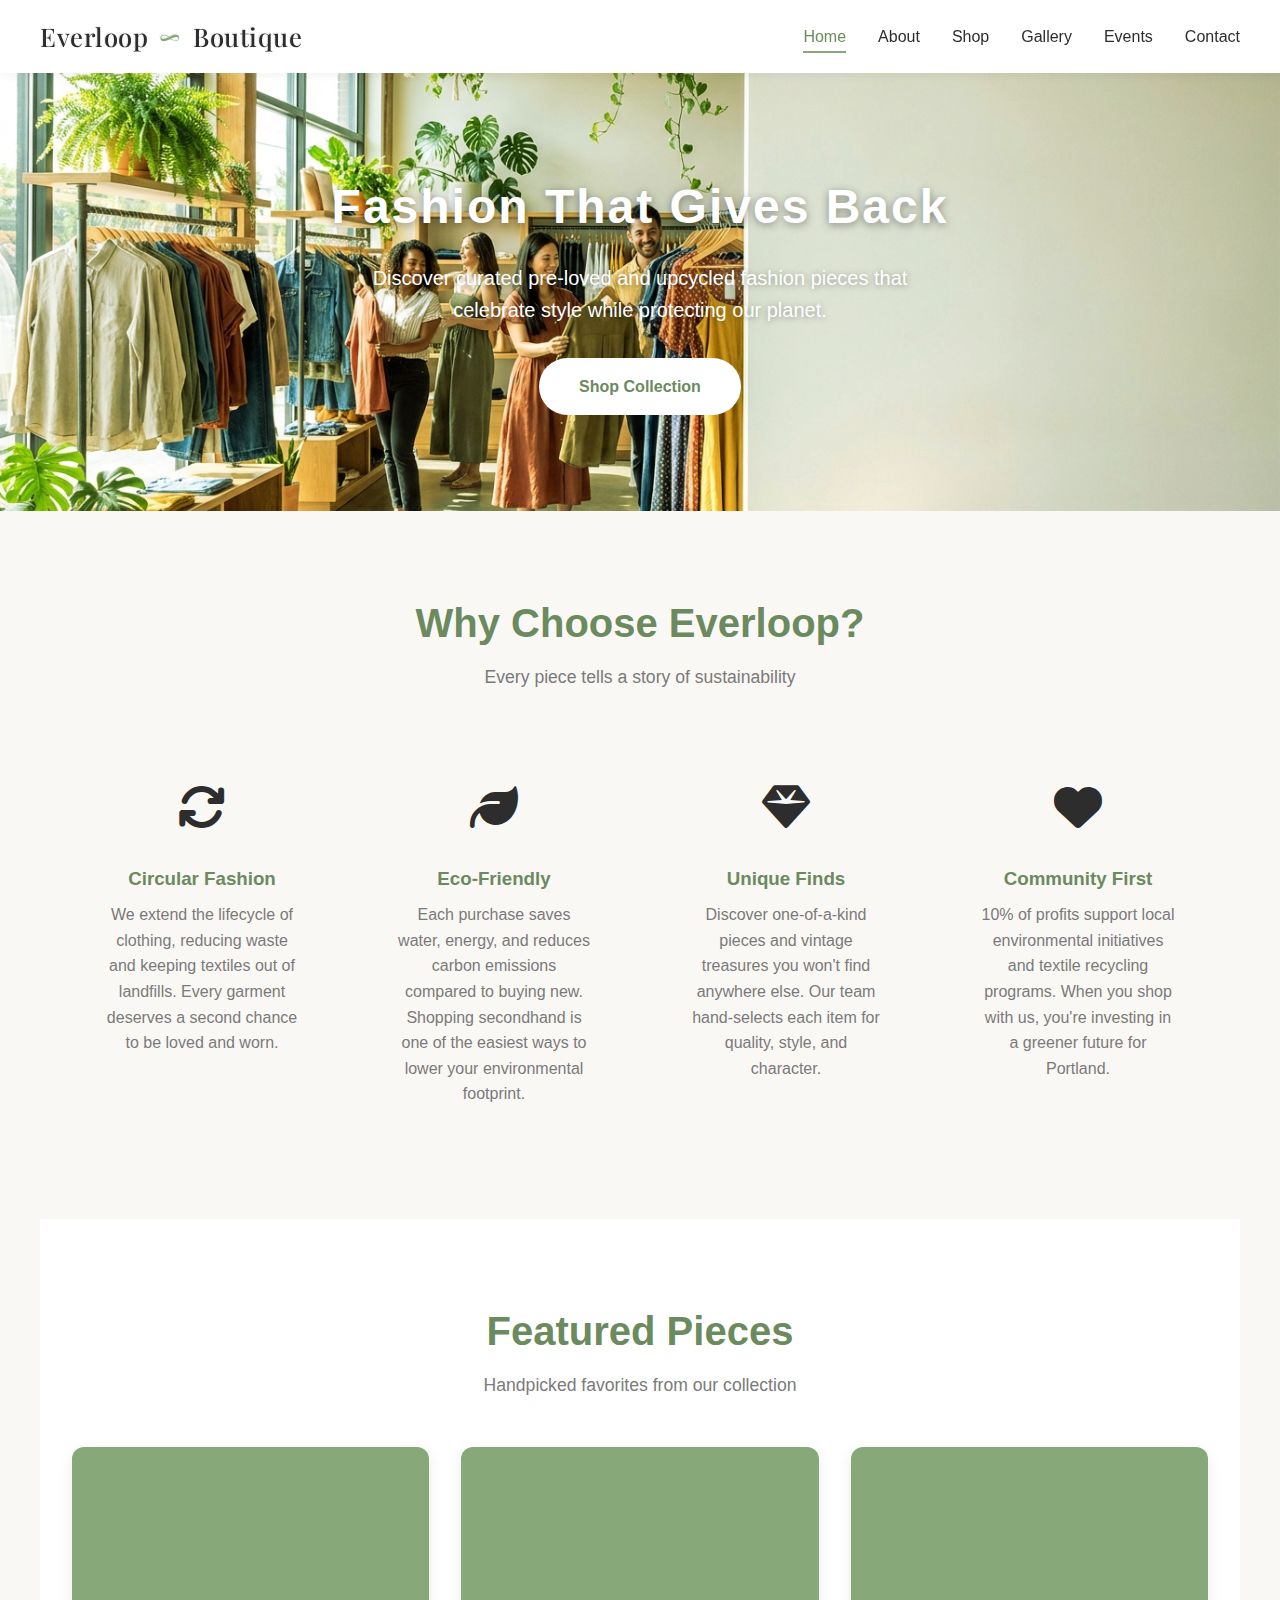
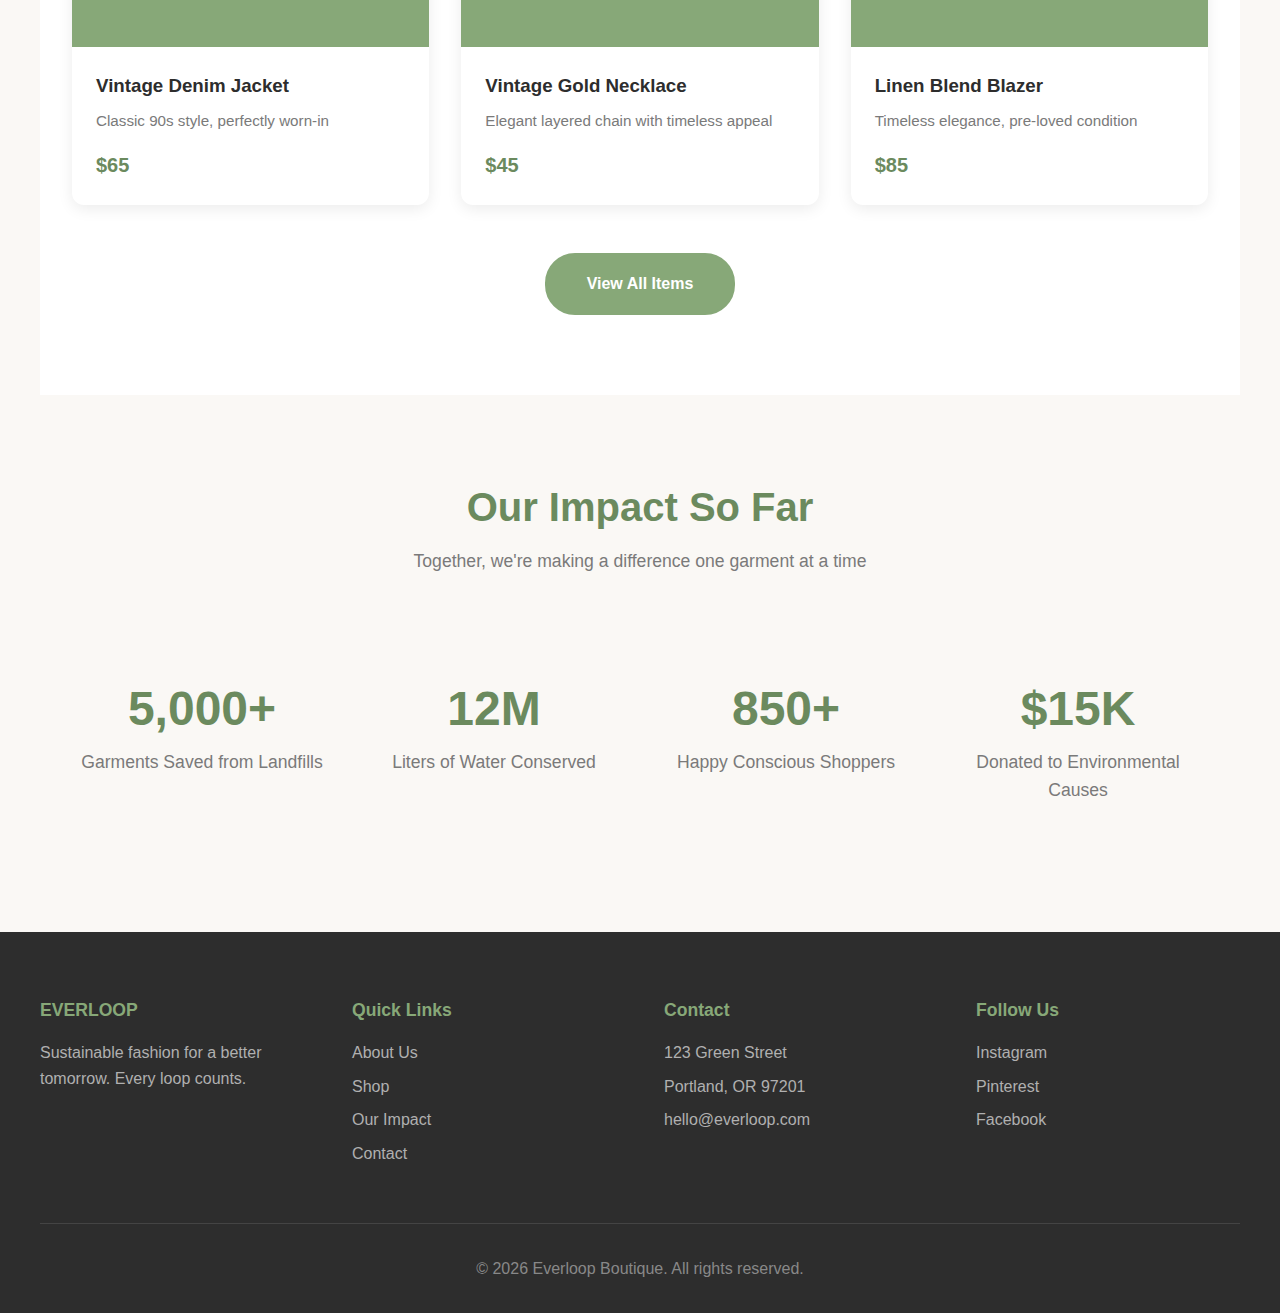
<file: index.html>
<!DOCTYPE html>
<html lang="en">
<head>
  <meta charset="UTF-8">
  <meta name="viewport" content="width=device-width, initial-scale=1.0">
  <title>Everloop Boutique | Eco-Conscious Fashion</title>
  <link rel="stylesheet" href="styles.css">
  <link rel="stylesheet" href="https://cdnjs.cloudflare.com/ajax/libs/font-awesome/6.5.1/css/all.min.css">
</head>
<body>
  <nav>
    <div class="nav-container">
      <a href="index.html" class="logo">Everloop <span class="logo-symbol">&infin;</span> Boutique</a>
      <ul>
        <li><a href="index.html" class="active">Home</a></li>
        <li><a href="about.html">About</a></li>
        <li><a href="shop.html">Shop</a></li>
        <li><a href="gallery.html">Gallery</a></li>
        <li><a href="events.html">Events</a></li>
        <li><a href="contact.html">Contact</a></li>
      </ul>
    </div>
  </nav>

  <section class="hero hero-image hero-home">
    <h1>Fashion That Gives Back</h1>
    <p>Discover curated pre-loved and upcycled fashion pieces that celebrate style while protecting our planet.</p>
    <a href="shop.html" class="btn btn-primary">Shop Collection</a>
  </section>

  <section class="section">
    <div class="section-title">
      <h2>Why Choose Everloop?</h2>
      <p>Every piece tells a story of sustainability</p>
    </div>
    <div class="features">
      <div class="feature">
        <div class="feature-icon"><i class="fa-solid fa-arrows-rotate" aria-hidden="true"></i></div>
        <h3>Circular Fashion</h3>
        <p>We extend the lifecycle of clothing, reducing waste and keeping textiles out of landfills. Every garment deserves a second chance to be loved and worn.</p>
      </div>
      <div class="feature">
        <div class="feature-icon"><i class="fa-solid fa-leaf" aria-hidden="true"></i></div>
        <h3>Eco-Friendly</h3>
        <p>Each purchase saves water, energy, and reduces carbon emissions compared to buying new. Shopping secondhand is one of the easiest ways to lower your environmental footprint.</p>
      </div>
      <div class="feature">
        <div class="feature-icon"><i class="fa-solid fa-gem" aria-hidden="true"></i></div>
        <h3>Unique Finds</h3>
        <p>Discover one-of-a-kind pieces and vintage treasures you won't find anywhere else. Our team hand-selects each item for quality, style, and character.</p>
      </div>
      <div class="feature">
        <div class="feature-icon"><i class="fa-solid fa-heart" aria-hidden="true"></i></div>
        <h3>Community First</h3>
        <p>10% of profits support local environmental initiatives and textile recycling programs. When you shop with us, you're investing in a greener future for Portland.</p>
      </div>
    </div>
  </section>

  <section class="section" style="background-color: var(--white);">
    <div class="section-title">
      <h2>Featured Pieces</h2>
      <p>Handpicked favorites from our collection</p>
    </div>
    <div class="cards-grid">
      <div class="card">
        <div class="card-image has-img" style="background-image: url('https://images.unsplash.com/photo-1576995853123-5a10305d93c0?w=600&q=80');"></div>
        <div class="card-content">
          <h3>Vintage Denim Jacket</h3>
          <p>Classic 90s style, perfectly worn-in</p>
          <div class="price">$65</div>
        </div>
      </div>
      <div class="card">
        <div class="card-image has-img" style="background-image: url('https://images.unsplash.com/photo-1599643478518-a784e5dc4c8f?w=600&q=80');"></div>
        <div class="card-content">
          <h3>Vintage Gold Necklace</h3>
          <p>Elegant layered chain with timeless appeal</p>
          <div class="price">$45</div>
        </div>
      </div>
      <div class="card">
        <div class="card-image has-img" style="background-image: url('https://images.unsplash.com/photo-1591047139829-d91aecb6caea?w=600&q=80');"></div>
        <div class="card-content">
          <h3>Linen Blend Blazer</h3>
          <p>Timeless elegance, pre-loved condition</p>
          <div class="price">$85</div>
        </div>
      </div>
    </div>
    <div style="text-align: center; margin-top: 3rem;">
      <a href="shop.html" class="btn btn-secondary">View All Items</a>
    </div>
  </section>

  <section class="section">
    <div class="section-title">
      <h2>Our Impact So Far</h2>
      <p>Together, we're making a difference one garment at a time</p>
    </div>
    <div class="stats">
      <div class="stat">
        <h3>5,000+</h3>
        <p>Garments Saved from Landfills</p>
      </div>
      <div class="stat">
        <h3>12M</h3>
        <p>Liters of Water Conserved</p>
      </div>
      <div class="stat">
        <h3>850+</h3>
        <p>Happy Conscious Shoppers</p>
      </div>
      <div class="stat">
        <h3>$15K</h3>
        <p>Donated to Environmental Causes</p>
      </div>
    </div>
  </section>

  <footer>
    <div class="footer-content">
      <div class="footer-section">
        <h4>EVERLOOP</h4>
        <p>Sustainable fashion for a better tomorrow. Every loop counts.</p>
      </div>
      <div class="footer-section">
        <h4>Quick Links</h4>
        <a href="about.html">About Us</a>
        <a href="shop.html">Shop</a>
        <a href="impact.html">Our Impact</a>
        <a href="contact.html">Contact</a>
      </div>
      <div class="footer-section">
        <h4>Contact</h4>
        <p>123 Green Street</p>
        <p>Portland, OR 97201</p>
        <p>hello@everloop.com</p>
      </div>
      <div class="footer-section">
        <h4>Follow Us</h4>
        <a href="#">Instagram</a>
        <a href="#">Pinterest</a>
        <a href="#">Facebook</a>
      </div>
    </div>
    <div class="footer-bottom">
      <p>&copy; 2026 Everloop Boutique. All rights reserved.</p>
    </div>
  </footer>
</body>
</html>
</file>
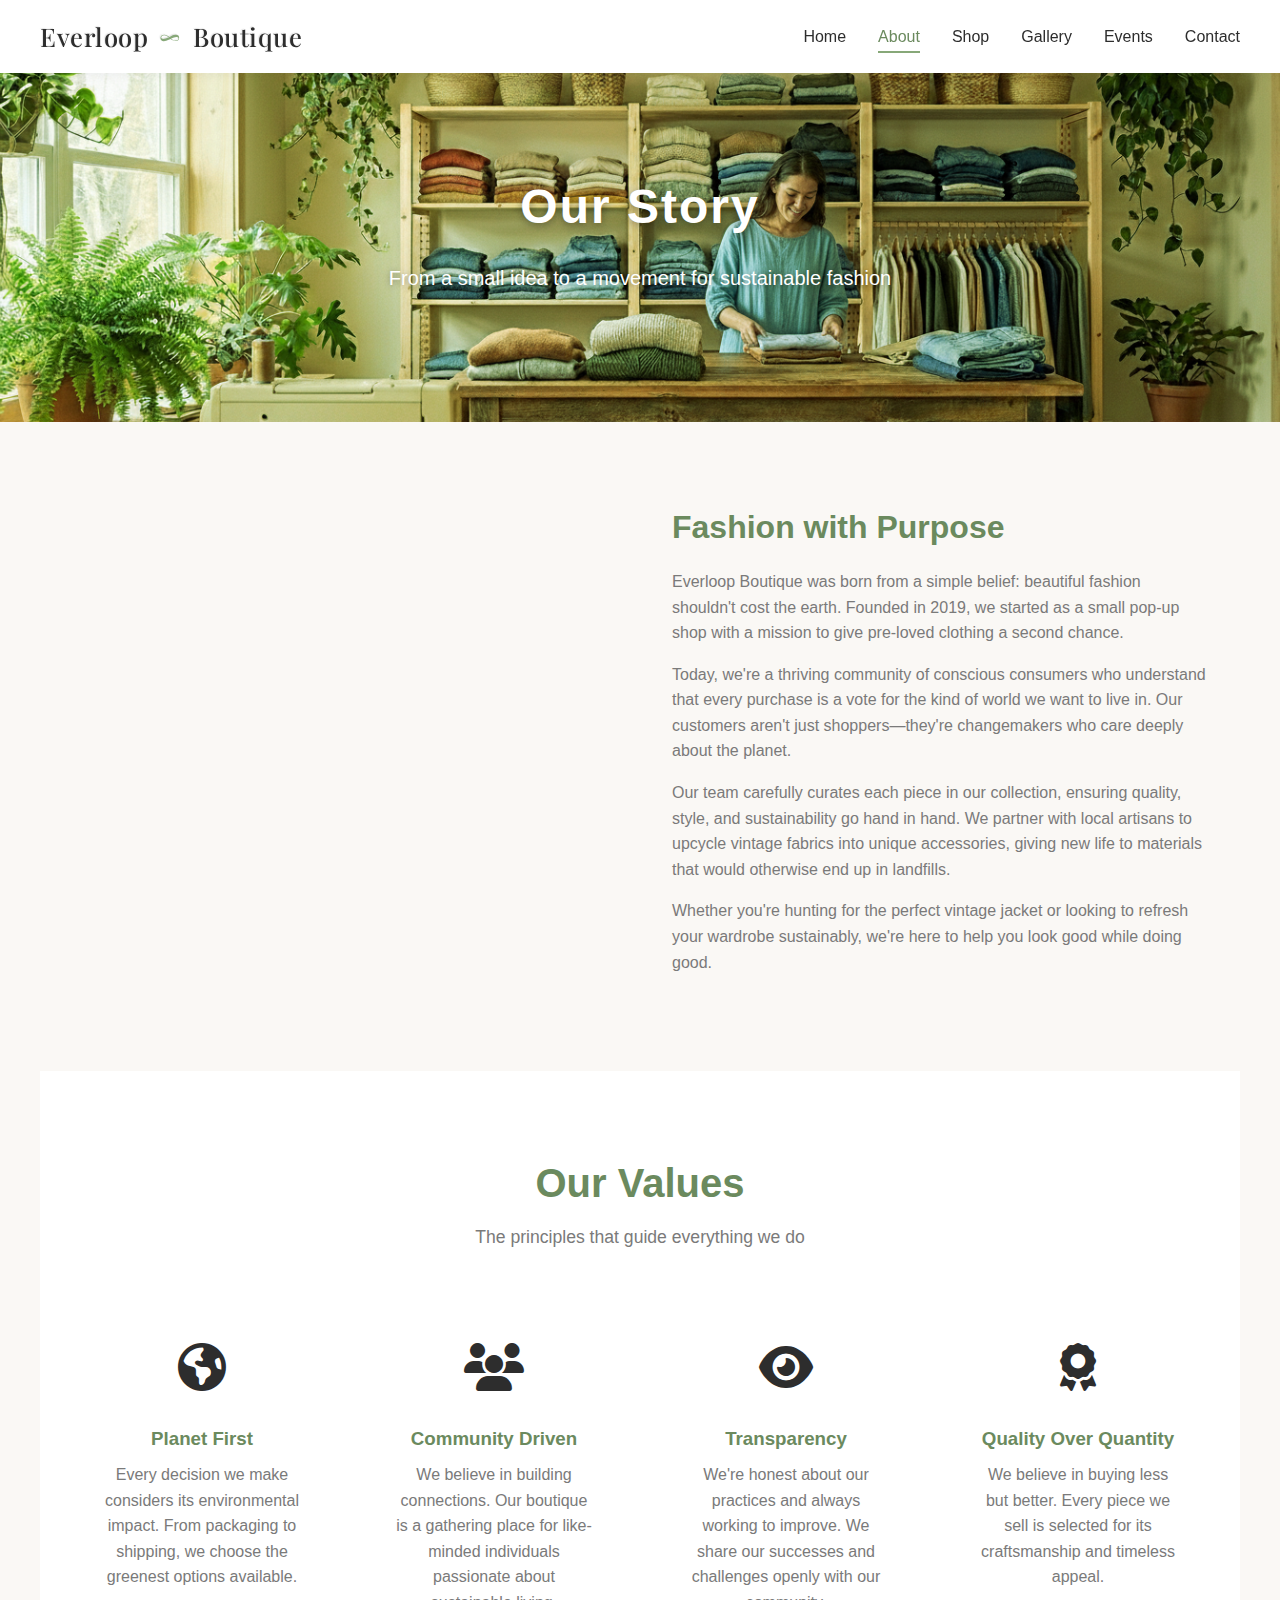
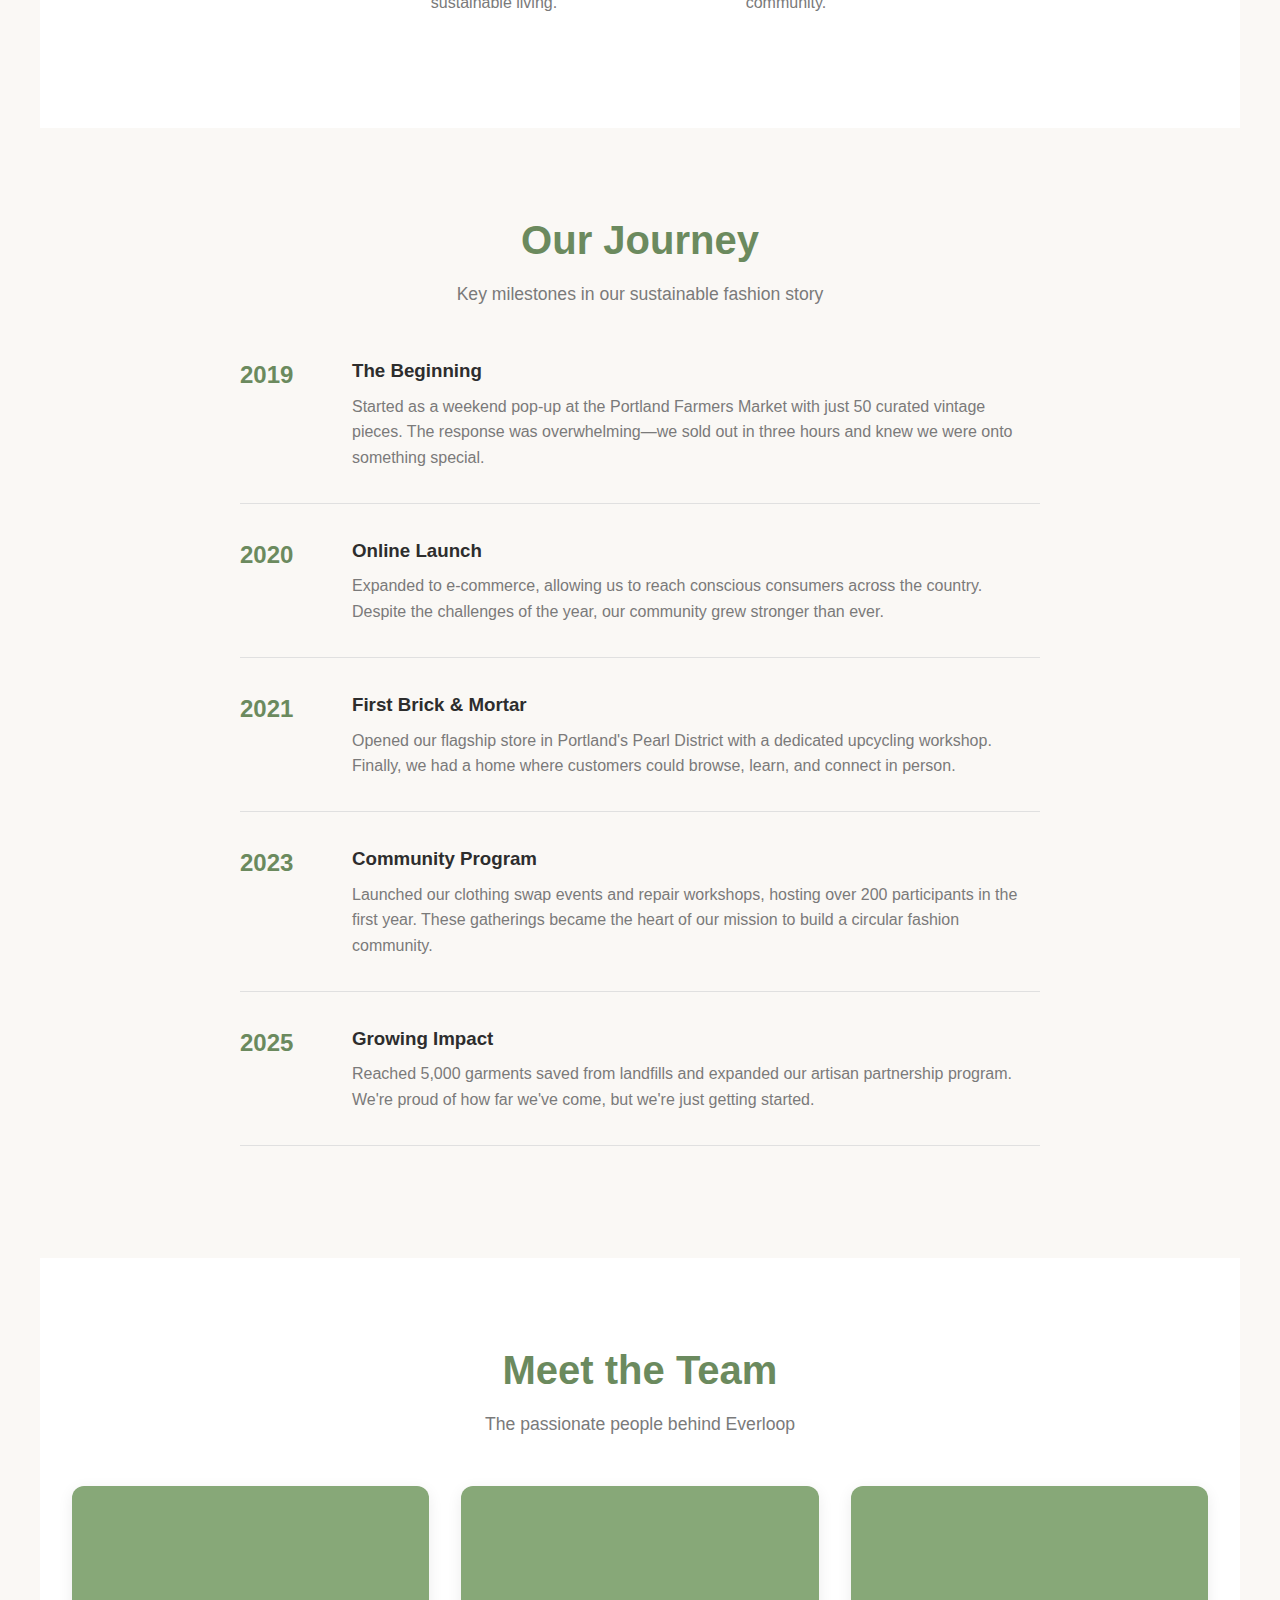
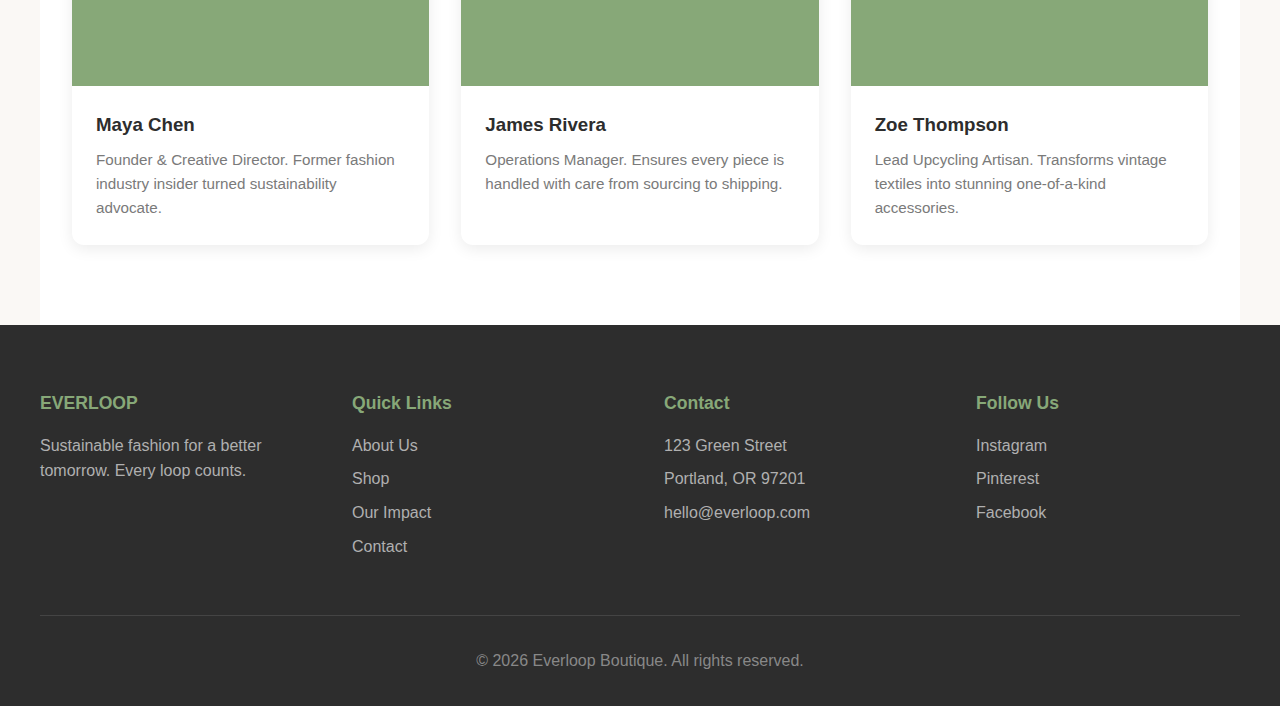
<file: about.html>
<!DOCTYPE html>
<html lang="en">
<head>
  <meta charset="UTF-8">
  <meta name="viewport" content="width=device-width, initial-scale=1.0">
  <title>About Us | Everloop Boutique</title>
  <link rel="stylesheet" href="styles.css">
  <link rel="stylesheet" href="https://cdnjs.cloudflare.com/ajax/libs/font-awesome/6.5.1/css/all.min.css">
</head>
<body>
  <nav>
    <div class="nav-container">
      <a href="index.html" class="logo">Everloop <span class="logo-symbol">&infin;</span> Boutique</a>
      <ul>
        <li><a href="index.html">Home</a></li>
        <li><a href="about.html" class="active">About</a></li>
        <li><a href="shop.html">Shop</a></li>
        <li><a href="gallery.html">Gallery</a></li>
        <li><a href="events.html">Events</a></li>
        <li><a href="contact.html">Contact</a></li>
      </ul>
    </div>
  </nav>

  <section class="hero hero-image hero-about">
    <h1>Our Story</h1>
    <p>From a small idea to a movement for sustainable fashion</p>
  </section>

  <section class="section">
    <div class="about-content">
      <div class="about-image has-img" style="background-image: url('https://images.unsplash.com/photo-1556905055-8f358a7a47b2?w=800&q=80');"></div>
      <div class="about-text">
        <h2>Fashion with Purpose</h2>
        <p>Everloop Boutique was born from a simple belief: beautiful fashion shouldn't cost the earth. Founded in 2019, we started as a small pop-up shop with a mission to give pre-loved clothing a second chance.</p>
        <p>Today, we're a thriving community of conscious consumers who understand that every purchase is a vote for the kind of world we want to live in. Our customers aren't just shoppers—they're changemakers who care deeply about the planet.</p>
        <p>Our team carefully curates each piece in our collection, ensuring quality, style, and sustainability go hand in hand. We partner with local artisans to upcycle vintage fabrics into unique accessories, giving new life to materials that would otherwise end up in landfills.</p>
        <p>Whether you're hunting for the perfect vintage jacket or looking to refresh your wardrobe sustainably, we're here to help you look good while doing good.</p>
      </div>
    </div>
  </section>

  <section class="section" style="background-color: var(--white);">
    <div class="section-title">
      <h2>Our Values</h2>
      <p>The principles that guide everything we do</p>
    </div>
    <div class="features">
      <div class="feature">
        <div class="feature-icon"><i class="fa-solid fa-earth-americas" aria-hidden="true"></i></div>
        <h3>Planet First</h3>
        <p>Every decision we make considers its environmental impact. From packaging to shipping, we choose the greenest options available.</p>
      </div>
      <div class="feature">
        <div class="feature-icon"><i class="fa-solid fa-users" aria-hidden="true"></i></div>
        <h3>Community Driven</h3>
        <p>We believe in building connections. Our boutique is a gathering place for like-minded individuals passionate about sustainable living.</p>
      </div>
      <div class="feature">
        <div class="feature-icon"><i class="fa-solid fa-eye" aria-hidden="true"></i></div>
        <h3>Transparency</h3>
        <p>We're honest about our practices and always working to improve. We share our successes and challenges openly with our community.</p>
      </div>
      <div class="feature">
        <div class="feature-icon"><i class="fa-solid fa-award" aria-hidden="true"></i></div>
        <h3>Quality Over Quantity</h3>
        <p>We believe in buying less but better. Every piece we sell is selected for its craftsmanship and timeless appeal.</p>
      </div>
    </div>
  </section>

  <section class="section">
    <div class="section-title">
      <h2>Our Journey</h2>
      <p>Key milestones in our sustainable fashion story</p>
    </div>
    <div class="timeline">
      <div class="timeline-item">
        <div class="timeline-year">2019</div>
        <div class="timeline-content">
          <h3>The Beginning</h3>
          <p>Started as a weekend pop-up at the Portland Farmers Market with just 50 curated vintage pieces. The response was overwhelming—we sold out in three hours and knew we were onto something special.</p>
        </div>
      </div>
      <div class="timeline-item">
        <div class="timeline-year">2020</div>
        <div class="timeline-content">
          <h3>Online Launch</h3>
          <p>Expanded to e-commerce, allowing us to reach conscious consumers across the country. Despite the challenges of the year, our community grew stronger than ever.</p>
        </div>
      </div>
      <div class="timeline-item">
        <div class="timeline-year">2021</div>
        <div class="timeline-content">
          <h3>First Brick & Mortar</h3>
          <p>Opened our flagship store in Portland's Pearl District with a dedicated upcycling workshop. Finally, we had a home where customers could browse, learn, and connect in person.</p>
        </div>
      </div>
      <div class="timeline-item">
        <div class="timeline-year">2023</div>
        <div class="timeline-content">
          <h3>Community Program</h3>
          <p>Launched our clothing swap events and repair workshops, hosting over 200 participants in the first year. These gatherings became the heart of our mission to build a circular fashion community.</p>
        </div>
      </div>
      <div class="timeline-item">
        <div class="timeline-year">2025</div>
        <div class="timeline-content">
          <h3>Growing Impact</h3>
          <p>Reached 5,000 garments saved from landfills and expanded our artisan partnership program. We're proud of how far we've come, but we're just getting started.</p>
        </div>
      </div>
    </div>
  </section>

  <section class="section" style="background-color: var(--white);">
    <div class="section-title">
      <h2>Meet the Team</h2>
      <p>The passionate people behind Everloop</p>
    </div>
    <div class="cards-grid">
      <div class="card">
        <div class="card-image has-img" style="background-image: url('https://images.unsplash.com/photo-1573497019940-1c28c88b4f3e?w=600&q=80');"></div>
        <div class="card-content">
          <h3>Maya Chen</h3>
          <p>Founder & Creative Director. Former fashion industry insider turned sustainability advocate.</p>
        </div>
      </div>
      <div class="card">
        <div class="card-image has-img" style="background-image: url('https://images.unsplash.com/photo-1560250097-0b93528c311a?w=600&q=80');"></div>
        <div class="card-content">
          <h3>James Rivera</h3>
          <p>Operations Manager. Ensures every piece is handled with care from sourcing to shipping.</p>
        </div>
      </div>
      <div class="card">
        <div class="card-image has-img" style="background-image: url('https://images.unsplash.com/photo-1534528741775-53994a69daeb?w=600&q=80');"></div>
        <div class="card-content">
          <h3>Zoe Thompson</h3>
          <p>Lead Upcycling Artisan. Transforms vintage textiles into stunning one-of-a-kind accessories.</p>
        </div>
      </div>
    </div>
  </section>

  <footer>
    <div class="footer-content">
      <div class="footer-section">
        <h4>EVERLOOP</h4>
        <p>Sustainable fashion for a better tomorrow. Every loop counts.</p>
      </div>
      <div class="footer-section">
        <h4>Quick Links</h4>
        <a href="about.html">About Us</a>
        <a href="shop.html">Shop</a>
        <a href="impact.html">Our Impact</a>
        <a href="contact.html">Contact</a>
      </div>
      <div class="footer-section">
        <h4>Contact</h4>
        <p>123 Green Street</p>
        <p>Portland, OR 97201</p>
        <p>hello@everloop.com</p>
      </div>
      <div class="footer-section">
        <h4>Follow Us</h4>
        <a href="#">Instagram</a>
        <a href="#">Pinterest</a>
        <a href="#">Facebook</a>
      </div>
    </div>
    <div class="footer-bottom">
      <p>&copy; 2026 Everloop Boutique. All rights reserved.</p>
    </div>
  </footer>
</body>
</html>
</file>
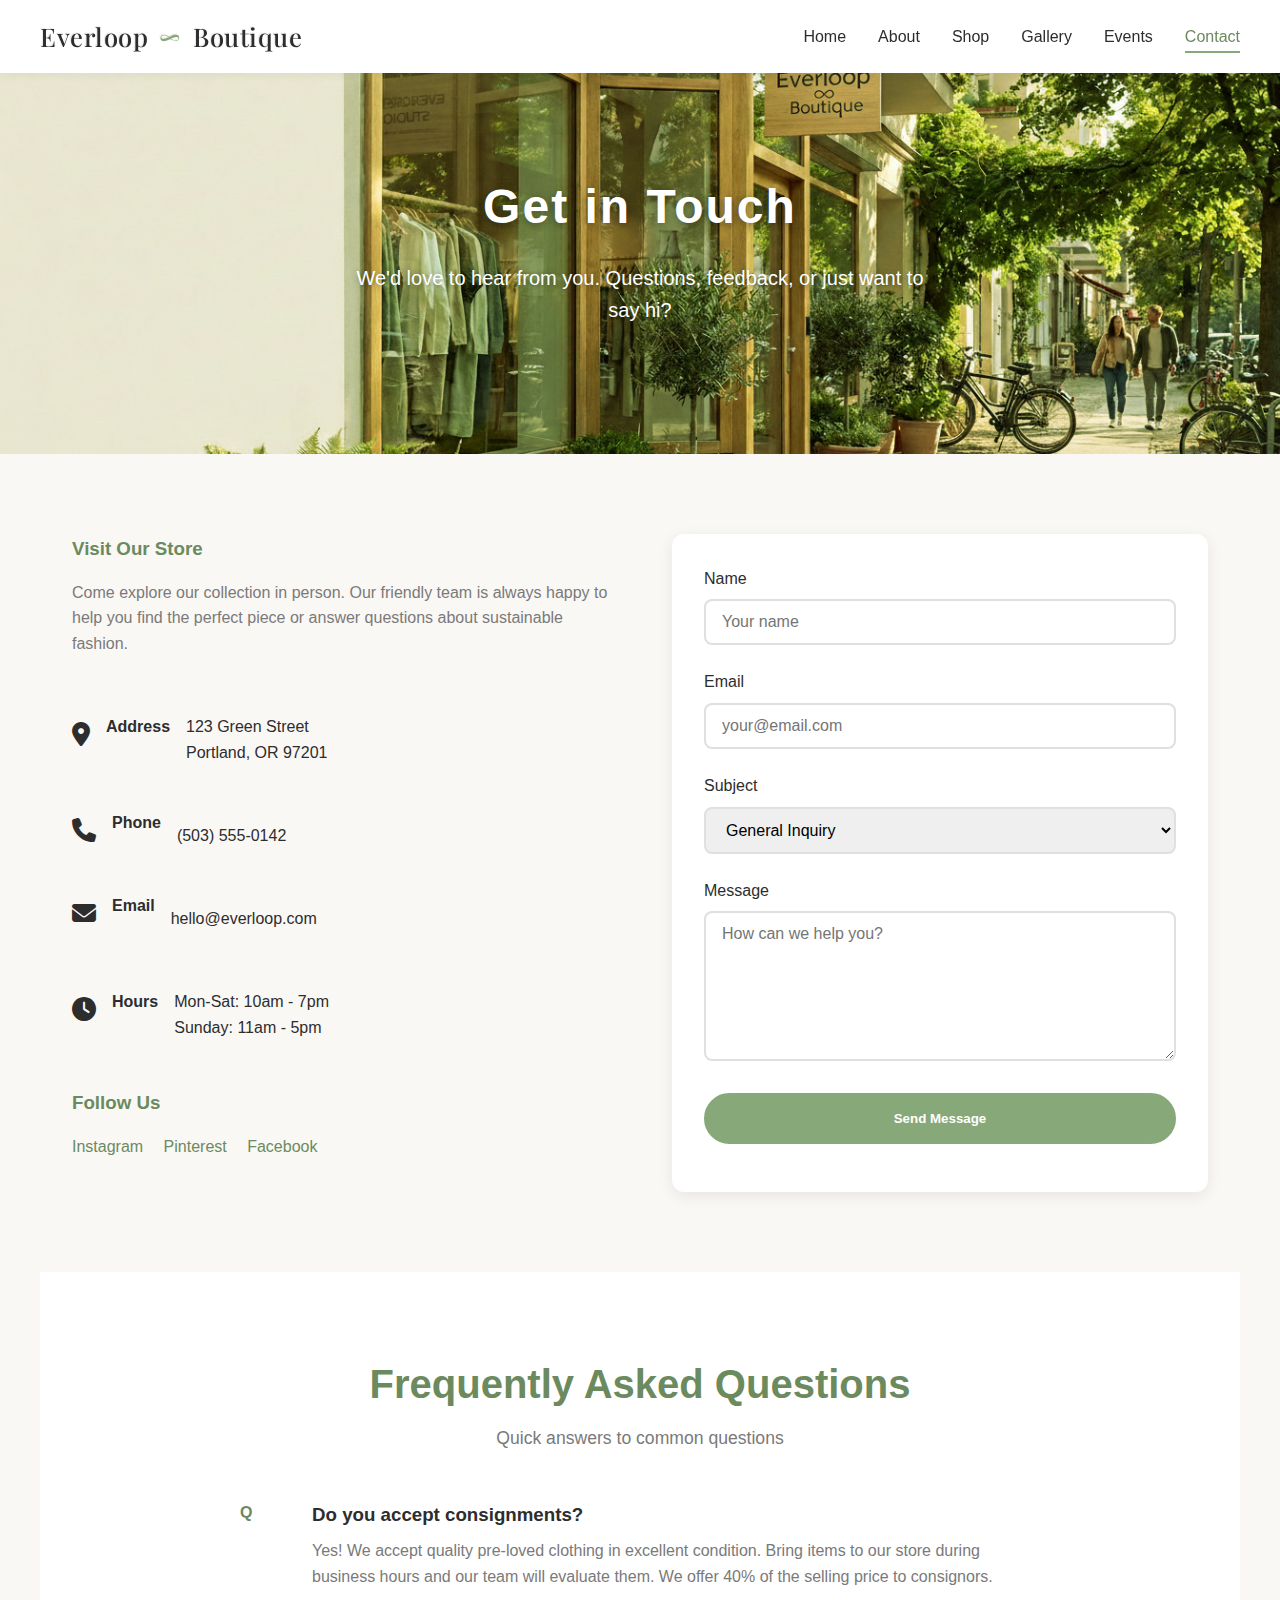
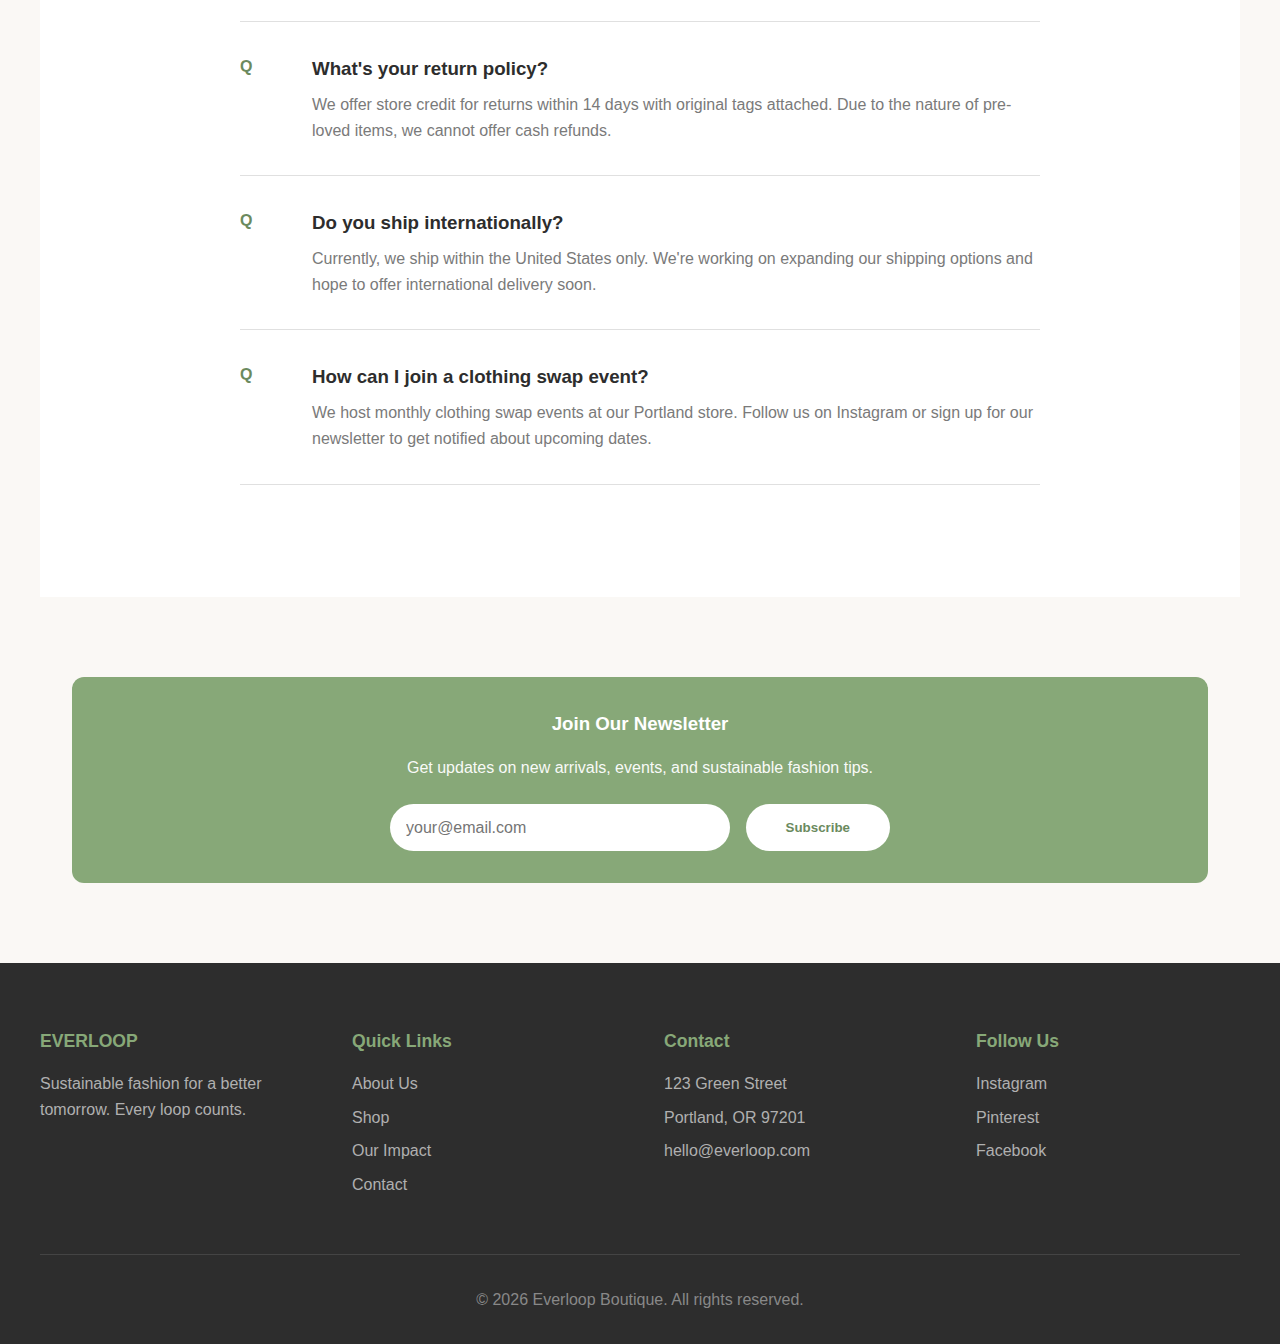
<file: contact.html>
<!DOCTYPE html>
<html lang="en">
<head>
  <meta charset="UTF-8">
  <meta name="viewport" content="width=device-width, initial-scale=1.0">
  <title>Contact | Everloop Boutique</title>
  <link rel="stylesheet" href="styles.css">
  <link rel="stylesheet" href="https://cdnjs.cloudflare.com/ajax/libs/font-awesome/6.5.1/css/all.min.css">
</head>
<body>
  <nav>
    <div class="nav-container">
      <a href="index.html" class="logo">Everloop <span class="logo-symbol">&infin;</span> Boutique</a>
      <ul>
        <li><a href="index.html">Home</a></li>
        <li><a href="about.html">About</a></li>
        <li><a href="shop.html">Shop</a></li>
        <li><a href="gallery.html">Gallery</a></li>
        <li><a href="events.html">Events</a></li>
        <li><a href="contact.html" class="active">Contact</a></li>
      </ul>
    </div>
  </nav>

  <section class="hero hero-image hero-contact">
    <h1>Get in Touch</h1>
    <p>We'd love to hear from you. Questions, feedback, or just want to say hi?</p>
  </section>

  <section class="section">
    <div class="contact-container">
      <div class="contact-info">
        <h3>Visit Our Store</h3>
        <p>Come explore our collection in person. Our friendly team is always happy to help you find the perfect piece or answer questions about sustainable fashion.</p>

        <div class="contact-details">
          <div>
            <span><i class="fa-solid fa-location-dot" aria-hidden="true"></i></span>
            <div>
              <strong>Address</strong><br>
              123 Green Street<br>
              Portland, OR 97201
            </div>
          </div>
          <div>
            <span><i class="fa-solid fa-phone" aria-hidden="true"></i></span>
            <div>
              <strong>Phone</strong><br>
              (503) 555-0142
            </div>
          </div>
          <div>
            <span><i class="fa-solid fa-envelope" aria-hidden="true"></i></span>
            <div>
              <strong>Email</strong><br>
              hello@everloop.com
            </div>
          </div>
          <div>
            <span><i class="fa-solid fa-clock" aria-hidden="true"></i></span>
            <div>
              <strong>Hours</strong><br>
              Mon-Sat: 10am - 7pm<br>
              Sunday: 11am - 5pm
            </div>
          </div>
        </div>

        <div style="margin-top: 2rem;">
          <h3>Follow Us</h3>
          <p style="margin-top: 0.5rem;">
            <a href="#" style="color: var(--sage-dark); margin-right: 1rem;">Instagram</a>
            <a href="#" style="color: var(--sage-dark); margin-right: 1rem;">Pinterest</a>
            <a href="#" style="color: var(--sage-dark);">Facebook</a>
          </p>
        </div>
      </div>

      <div class="contact-form">
        <form action="#" method="POST">
          <div class="form-group">
            <label for="name">Name</label>
            <input type="text" id="name" name="name" required placeholder="Your name">
          </div>

          <div class="form-group">
            <label for="email">Email</label>
            <input type="email" id="email" name="email" required placeholder="your@email.com">
          </div>

          <div class="form-group">
            <label for="subject">Subject</label>
            <select id="subject" name="subject">
              <option value="general">General Inquiry</option>
              <option value="product">Product Question</option>
              <option value="consignment">Consignment Interest</option>
              <option value="events">Events & Workshops</option>
              <option value="press">Press & Media</option>
              <option value="other">Other</option>
            </select>
          </div>

          <div class="form-group">
            <label for="message">Message</label>
            <textarea id="message" name="message" required placeholder="How can we help you?"></textarea>
          </div>

          <button type="submit" class="btn btn-secondary" style="width: 100%;">Send Message</button>
        </form>
      </div>
    </div>
  </section>

  <section class="section" style="background-color: var(--white);">
    <div class="section-title">
      <h2>Frequently Asked Questions</h2>
      <p>Quick answers to common questions</p>
    </div>
    <div class="timeline">
      <div class="timeline-item">
        <div class="timeline-year" style="font-size: 1rem; min-width: 40px;">Q</div>
        <div class="timeline-content">
          <h3>Do you accept consignments?</h3>
          <p>Yes! We accept quality pre-loved clothing in excellent condition. Bring items to our store during business hours and our team will evaluate them. We offer 40% of the selling price to consignors.</p>
        </div>
      </div>
      <div class="timeline-item">
        <div class="timeline-year" style="font-size: 1rem; min-width: 40px;">Q</div>
        <div class="timeline-content">
          <h3>What's your return policy?</h3>
          <p>We offer store credit for returns within 14 days with original tags attached. Due to the nature of pre-loved items, we cannot offer cash refunds.</p>
        </div>
      </div>
      <div class="timeline-item">
        <div class="timeline-year" style="font-size: 1rem; min-width: 40px;">Q</div>
        <div class="timeline-content">
          <h3>Do you ship internationally?</h3>
          <p>Currently, we ship within the United States only. We're working on expanding our shipping options and hope to offer international delivery soon.</p>
        </div>
      </div>
      <div class="timeline-item">
        <div class="timeline-year" style="font-size: 1rem; min-width: 40px;">Q</div>
        <div class="timeline-content">
          <h3>How can I join a clothing swap event?</h3>
          <p>We host monthly clothing swap events at our Portland store. Follow us on Instagram or sign up for our newsletter to get notified about upcoming dates.</p>
        </div>
      </div>
    </div>
  </section>

  <section class="section">
    <div style="text-align: center; padding: 2rem; background-color: var(--sage); color: var(--white); border-radius: 12px;">
      <h3 style="margin-bottom: 1rem;">Join Our Newsletter</h3>
      <p style="margin-bottom: 1.5rem; opacity: 0.95;">Get updates on new arrivals, events, and sustainable fashion tips.</p>
      <form style="display: flex; gap: 1rem; justify-content: center; flex-wrap: wrap; max-width: 500px; margin: 0 auto;">
        <input type="email" placeholder="your@email.com" style="flex: 1; min-width: 200px; padding: 0.75rem 1rem; border: none; border-radius: 30px; font-size: 1rem;">
        <button type="submit" class="btn btn-primary">Subscribe</button>
      </form>
    </div>
  </section>

  <footer>
    <div class="footer-content">
      <div class="footer-section">
        <h4>EVERLOOP</h4>
        <p>Sustainable fashion for a better tomorrow. Every loop counts.</p>
      </div>
      <div class="footer-section">
        <h4>Quick Links</h4>
        <a href="about.html">About Us</a>
        <a href="shop.html">Shop</a>
        <a href="impact.html">Our Impact</a>
        <a href="contact.html">Contact</a>
      </div>
      <div class="footer-section">
        <h4>Contact</h4>
        <p>123 Green Street</p>
        <p>Portland, OR 97201</p>
        <p>hello@everloop.com</p>
      </div>
      <div class="footer-section">
        <h4>Follow Us</h4>
        <a href="#">Instagram</a>
        <a href="#">Pinterest</a>
        <a href="#">Facebook</a>
      </div>
    </div>
    <div class="footer-bottom">
      <p>&copy; 2026 Everloop Boutique. All rights reserved.</p>
    </div>
  </footer>
</body>
</html>
</file>
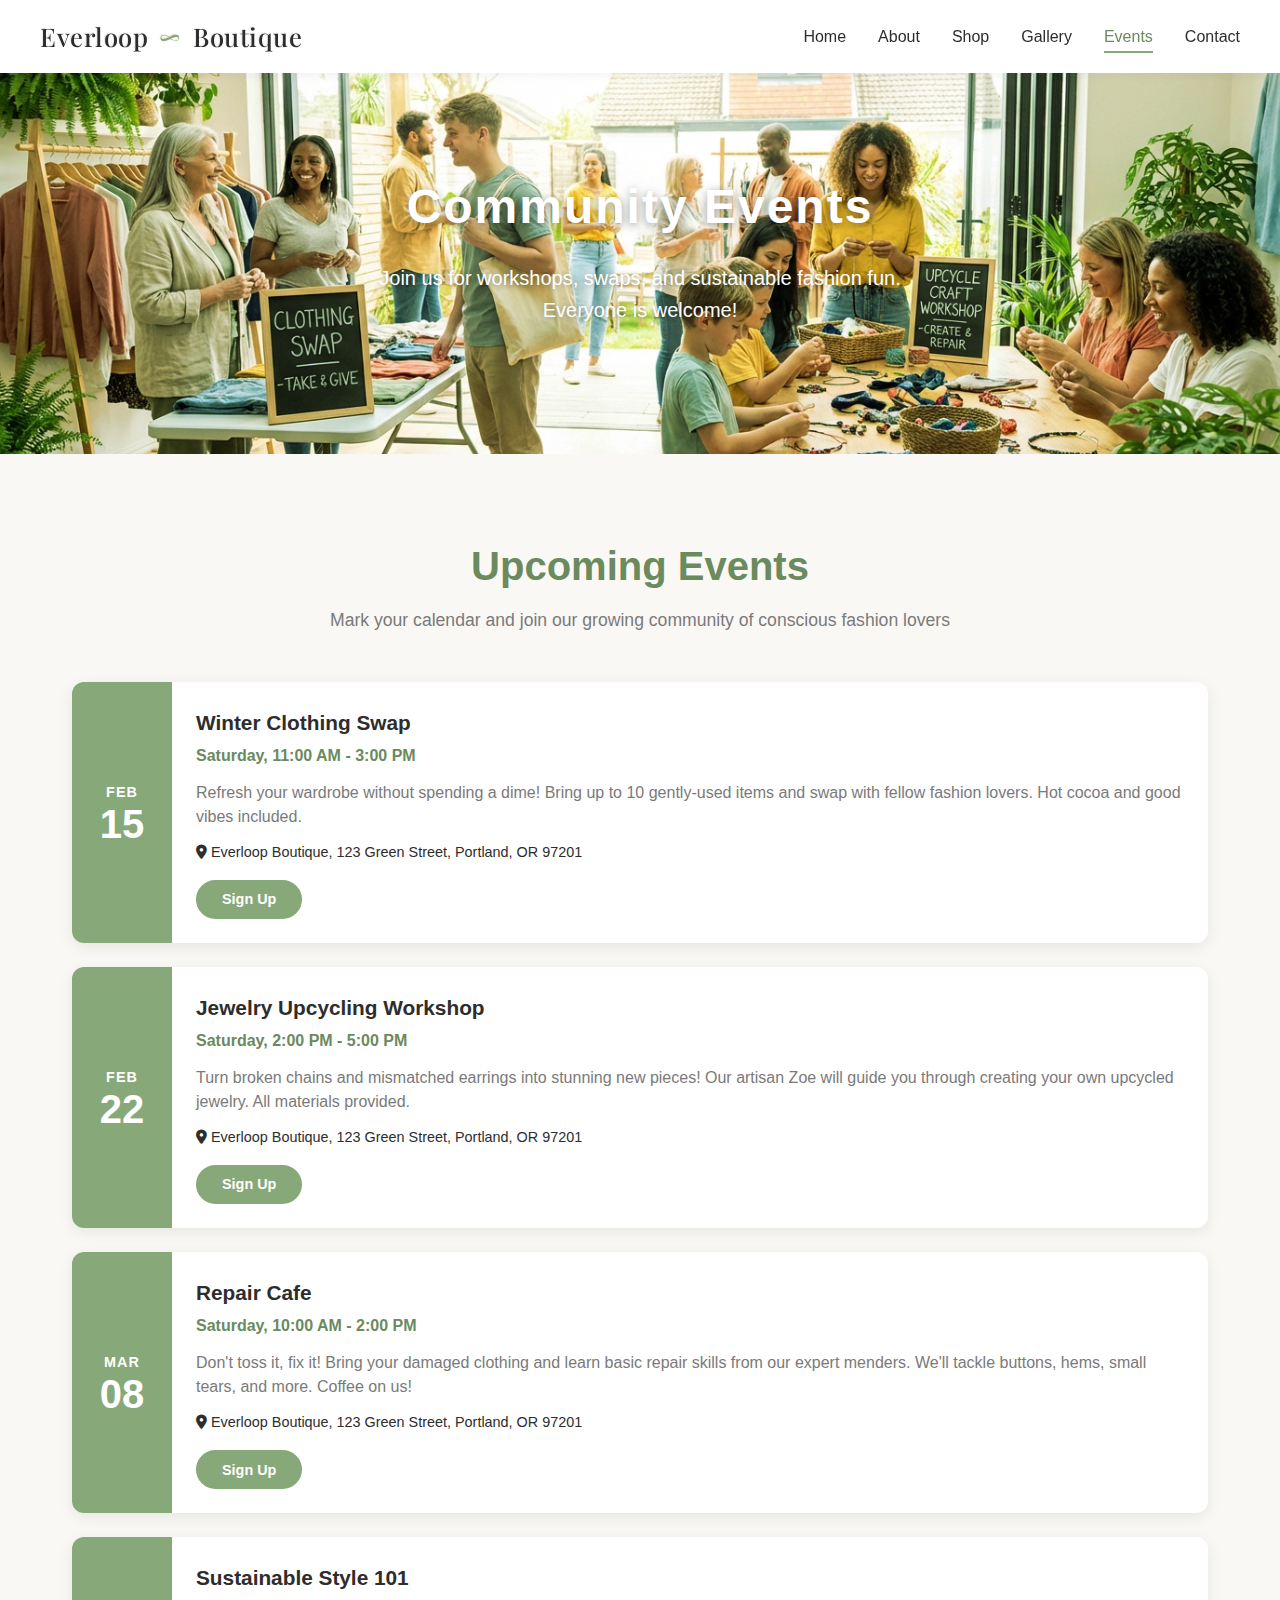
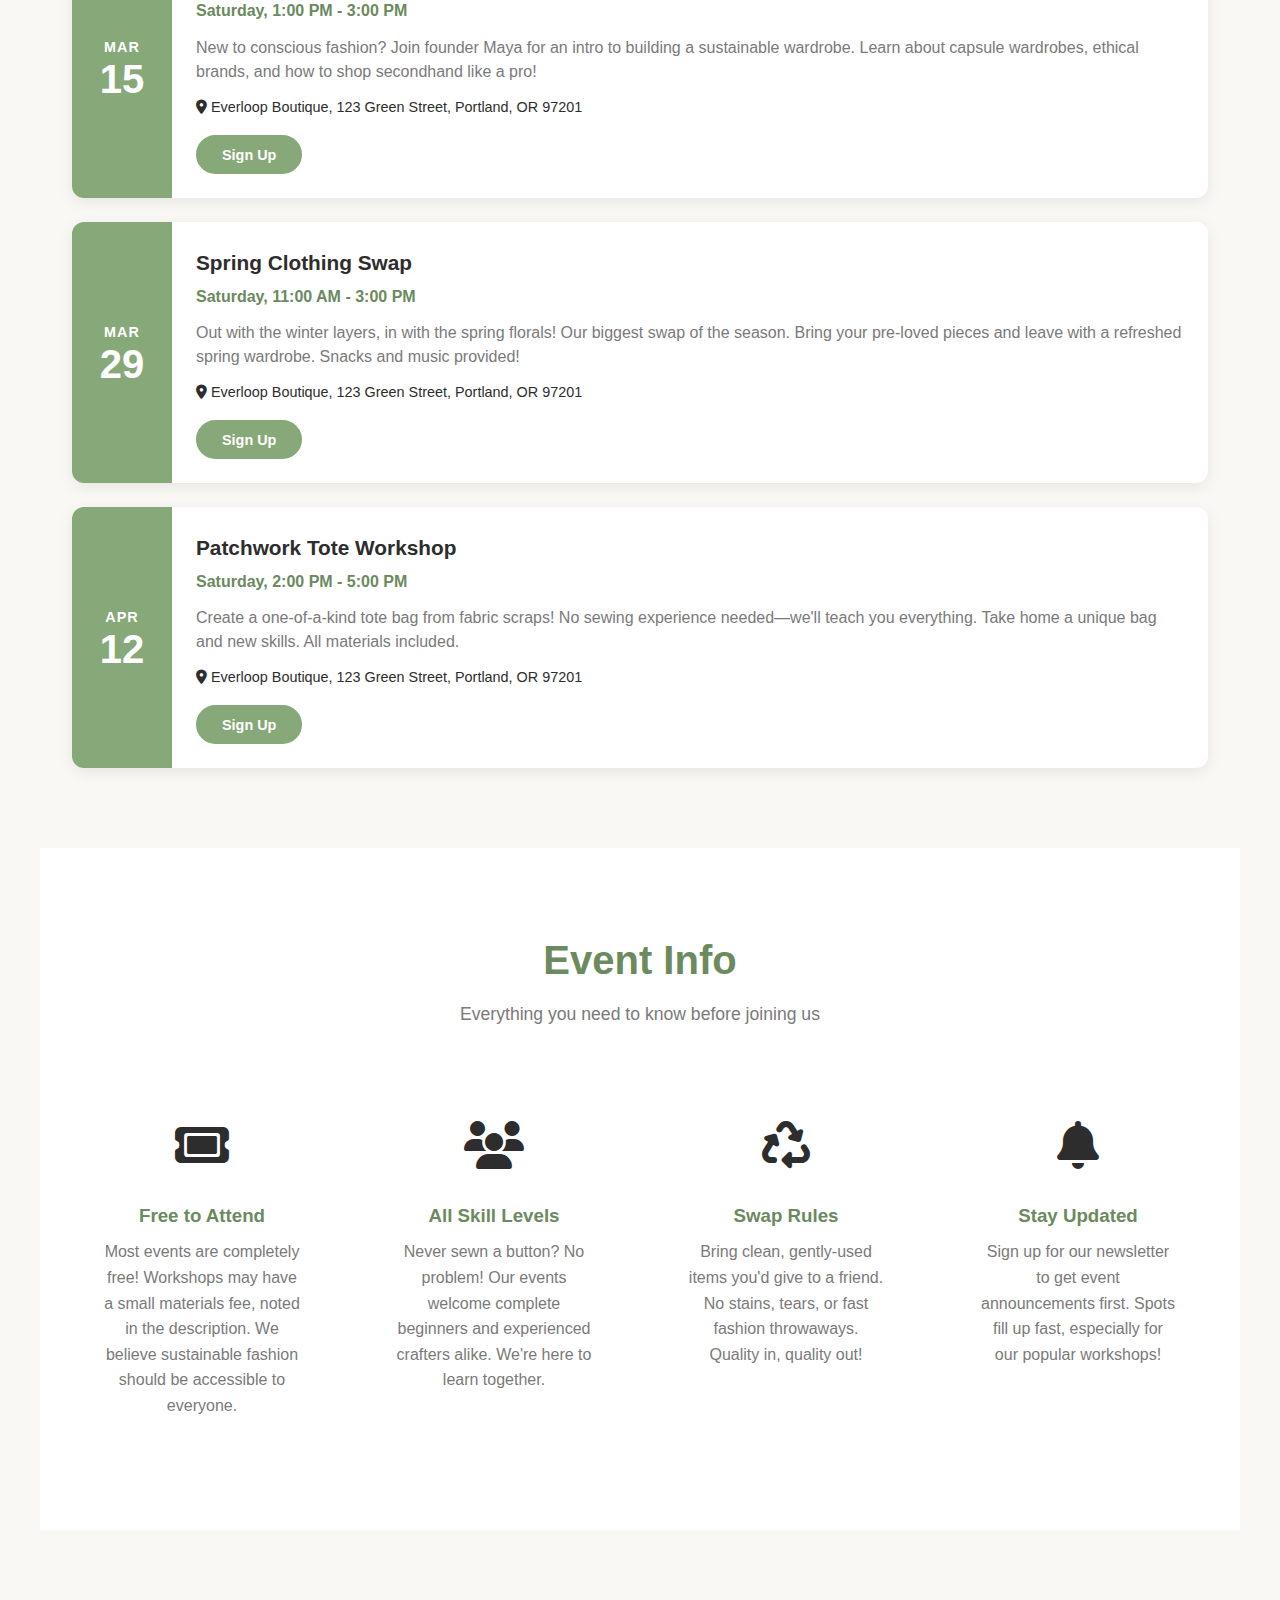
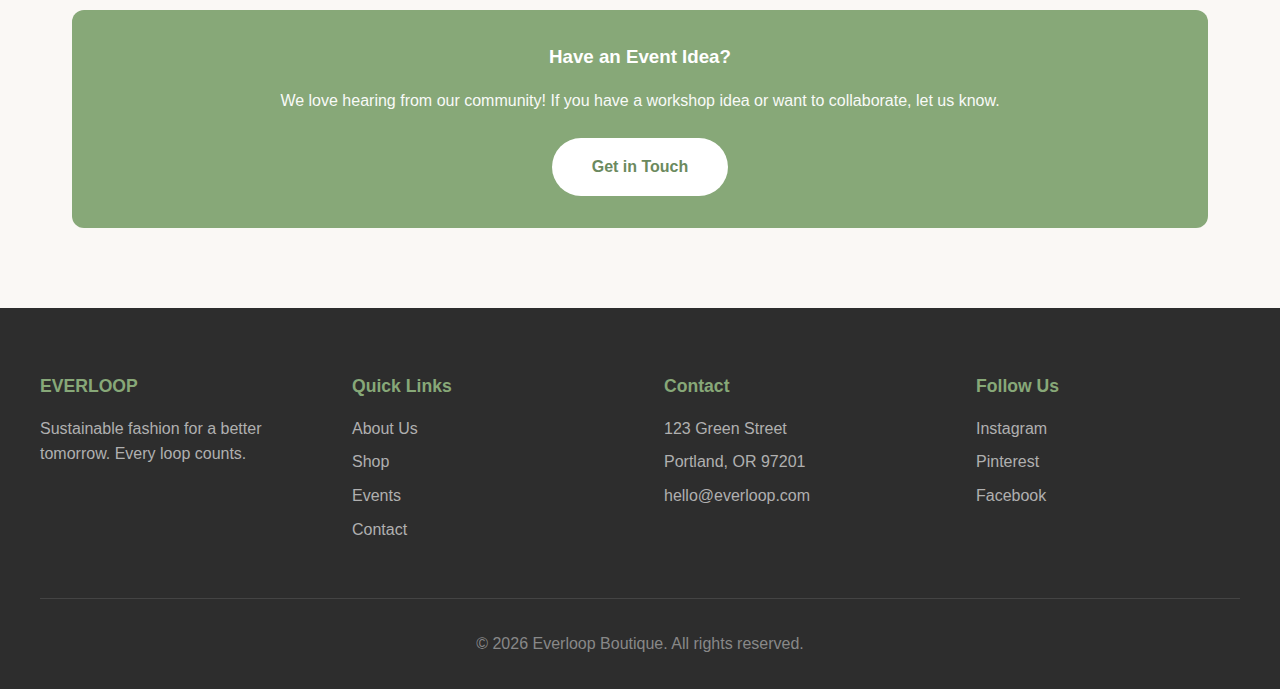
<file: events.html>
<!DOCTYPE html>
<html lang="en">
<head>
  <meta charset="UTF-8">
  <meta name="viewport" content="width=device-width, initial-scale=1.0">
  <title>Events | Everloop Boutique</title>
  <link rel="stylesheet" href="styles.css">
  <link rel="stylesheet" href="https://cdnjs.cloudflare.com/ajax/libs/font-awesome/6.5.1/css/all.min.css">
</head>
<body>
  <nav>
    <div class="nav-container">
      <a href="index.html" class="logo">Everloop <span class="logo-symbol">&infin;</span> Boutique</a>
      <ul>
        <li><a href="index.html">Home</a></li>
        <li><a href="about.html">About</a></li>
        <li><a href="shop.html">Shop</a></li>
        <li><a href="gallery.html">Gallery</a></li>
        <li><a href="events.html" class="active">Events</a></li>
        <li><a href="contact.html">Contact</a></li>
      </ul>
    </div>
  </nav>

  <section class="hero hero-image" style="background-image: linear-gradient(rgba(107, 138, 94, 0.85), rgba(107, 138, 94, 0.9)), url('images/events_hero.jpg');">
    <h1>Community Events</h1>
    <p>Join us for workshops, swaps, and sustainable fashion fun. Everyone is welcome!</p>
  </section>

  <section class="section">
    <div class="section-title">
      <h2>Upcoming Events</h2>
      <p>Mark your calendar and join our growing community of conscious fashion lovers</p>
    </div>

    <div class="events-grid">
      <div class="event-card">
        <div class="event-date">
          <span class="event-month">FEB</span>
          <span class="event-day">15</span>
        </div>
        <div class="event-details">
          <h3>Winter Clothing Swap</h3>
          <p class="event-time">Saturday, 11:00 AM - 3:00 PM</p>
          <p class="event-description">Refresh your wardrobe without spending a dime! Bring up to 10 gently-used items and swap with fellow fashion lovers. Hot cocoa and good vibes included.</p>
          <p class="event-location"><i class="fa-solid fa-location-dot" aria-hidden="true"></i> Everloop Boutique, 123 Green Street, Portland, OR 97201</p>
          <button class="btn btn-secondary">Sign Up</button>
        </div>
      </div>

      <div class="event-card">
        <div class="event-date">
          <span class="event-month">FEB</span>
          <span class="event-day">22</span>
        </div>
        <div class="event-details">
          <h3>Jewelry Upcycling Workshop</h3>
          <p class="event-time">Saturday, 2:00 PM - 5:00 PM</p>
          <p class="event-description">Turn broken chains and mismatched earrings into stunning new pieces! Our artisan Zoe will guide you through creating your own upcycled jewelry. All materials provided.</p>
          <p class="event-location"><i class="fa-solid fa-location-dot" aria-hidden="true"></i> Everloop Boutique, 123 Green Street, Portland, OR 97201</p>
          <button class="btn btn-secondary">Sign Up</button>
        </div>
      </div>

      <div class="event-card">
        <div class="event-date">
          <span class="event-month">MAR</span>
          <span class="event-day">08</span>
        </div>
        <div class="event-details">
          <h3>Repair Cafe</h3>
          <p class="event-time">Saturday, 10:00 AM - 2:00 PM</p>
          <p class="event-description">Don't toss it, fix it! Bring your damaged clothing and learn basic repair skills from our expert menders. We'll tackle buttons, hems, small tears, and more. Coffee on us!</p>
          <p class="event-location"><i class="fa-solid fa-location-dot" aria-hidden="true"></i> Everloop Boutique, 123 Green Street, Portland, OR 97201</p>
          <button class="btn btn-secondary">Sign Up</button>
        </div>
      </div>

      <div class="event-card">
        <div class="event-date">
          <span class="event-month">MAR</span>
          <span class="event-day">15</span>
        </div>
        <div class="event-details">
          <h3>Sustainable Style 101</h3>
          <p class="event-time">Saturday, 1:00 PM - 3:00 PM</p>
          <p class="event-description">New to conscious fashion? Join founder Maya for an intro to building a sustainable wardrobe. Learn about capsule wardrobes, ethical brands, and how to shop secondhand like a pro!</p>
          <p class="event-location"><i class="fa-solid fa-location-dot" aria-hidden="true"></i> Everloop Boutique, 123 Green Street, Portland, OR 97201</p>
          <button class="btn btn-secondary">Sign Up</button>
        </div>
      </div>

      <div class="event-card">
        <div class="event-date">
          <span class="event-month">MAR</span>
          <span class="event-day">29</span>
        </div>
        <div class="event-details">
          <h3>Spring Clothing Swap</h3>
          <p class="event-time">Saturday, 11:00 AM - 3:00 PM</p>
          <p class="event-description">Out with the winter layers, in with the spring florals! Our biggest swap of the season. Bring your pre-loved pieces and leave with a refreshed spring wardrobe. Snacks and music provided!</p>
          <p class="event-location"><i class="fa-solid fa-location-dot" aria-hidden="true"></i> Everloop Boutique, 123 Green Street, Portland, OR 97201</p>
          <button class="btn btn-secondary">Sign Up</button>
        </div>
      </div>

      <div class="event-card">
        <div class="event-date">
          <span class="event-month">APR</span>
          <span class="event-day">12</span>
        </div>
        <div class="event-details">
          <h3>Patchwork Tote Workshop</h3>
          <p class="event-time">Saturday, 2:00 PM - 5:00 PM</p>
          <p class="event-description">Create a one-of-a-kind tote bag from fabric scraps! No sewing experience needed—we'll teach you everything. Take home a unique bag and new skills. All materials included.</p>
          <p class="event-location"><i class="fa-solid fa-location-dot" aria-hidden="true"></i> Everloop Boutique, 123 Green Street, Portland, OR 97201</p>
          <button class="btn btn-secondary">Sign Up</button>
        </div>
      </div>
    </div>
  </section>

  <section class="section" style="background-color: var(--white);">
    <div class="section-title">
      <h2>Event Info</h2>
      <p>Everything you need to know before joining us</p>
    </div>
    <div class="features">
      <div class="feature">
        <div class="feature-icon"><i class="fa-solid fa-ticket" aria-hidden="true"></i></div>
        <h3>Free to Attend</h3>
        <p>Most events are completely free! Workshops may have a small materials fee, noted in the description. We believe sustainable fashion should be accessible to everyone.</p>
      </div>
      <div class="feature">
        <div class="feature-icon"><i class="fa-solid fa-users" aria-hidden="true"></i></div>
        <h3>All Skill Levels</h3>
        <p>Never sewn a button? No problem! Our events welcome complete beginners and experienced crafters alike. We're here to learn together.</p>
      </div>
      <div class="feature">
        <div class="feature-icon"><i class="fa-solid fa-recycle" aria-hidden="true"></i></div>
        <h3>Swap Rules</h3>
        <p>Bring clean, gently-used items you'd give to a friend. No stains, tears, or fast fashion throwaways. Quality in, quality out!</p>
      </div>
      <div class="feature">
        <div class="feature-icon"><i class="fa-solid fa-bell" aria-hidden="true"></i></div>
        <h3>Stay Updated</h3>
        <p>Sign up for our newsletter to get event announcements first. Spots fill up fast, especially for our popular workshops!</p>
      </div>
    </div>
  </section>

  <section class="section">
    <div style="text-align: center; padding: 2rem; background-color: var(--sage); color: var(--white); border-radius: 12px;">
      <h3 style="margin-bottom: 1rem;">Have an Event Idea?</h3>
      <p style="margin-bottom: 1.5rem; opacity: 0.95;">We love hearing from our community! If you have a workshop idea or want to collaborate, let us know.</p>
      <a href="contact.html" class="btn btn-primary">Get in Touch</a>
    </div>
  </section>

  <footer>
    <div class="footer-content">
      <div class="footer-section">
        <h4>EVERLOOP</h4>
        <p>Sustainable fashion for a better tomorrow. Every loop counts.</p>
      </div>
      <div class="footer-section">
        <h4>Quick Links</h4>
        <a href="about.html">About Us</a>
        <a href="shop.html">Shop</a>
        <a href="events.html">Events</a>
        <a href="contact.html">Contact</a>
      </div>
      <div class="footer-section">
        <h4>Contact</h4>
        <p>123 Green Street</p>
        <p>Portland, OR 97201</p>
        <p>hello@everloop.com</p>
      </div>
      <div class="footer-section">
        <h4>Follow Us</h4>
        <a href="#">Instagram</a>
        <a href="#">Pinterest</a>
        <a href="#">Facebook</a>
      </div>
    </div>
    <div class="footer-bottom">
      <p>&copy; 2026 Everloop Boutique. All rights reserved.</p>
    </div>
  </footer>
</body>
</html>
</file>
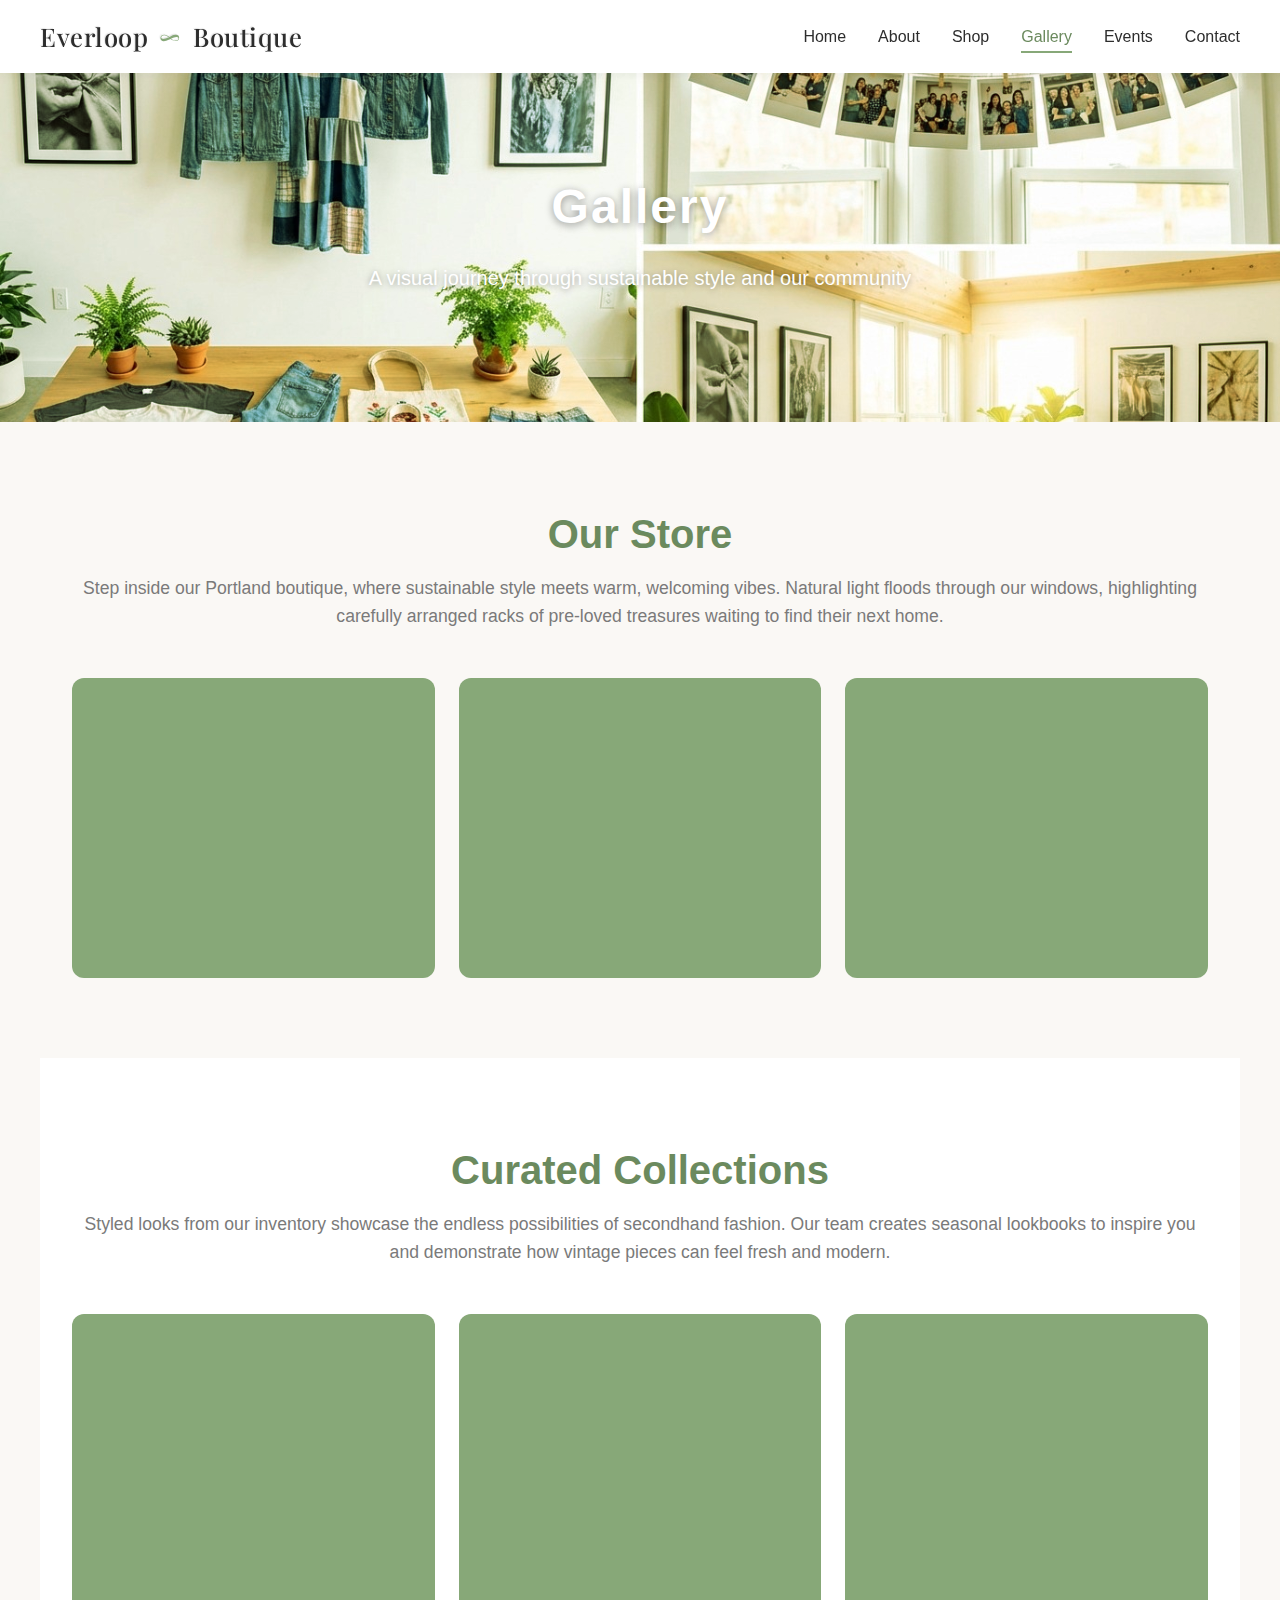
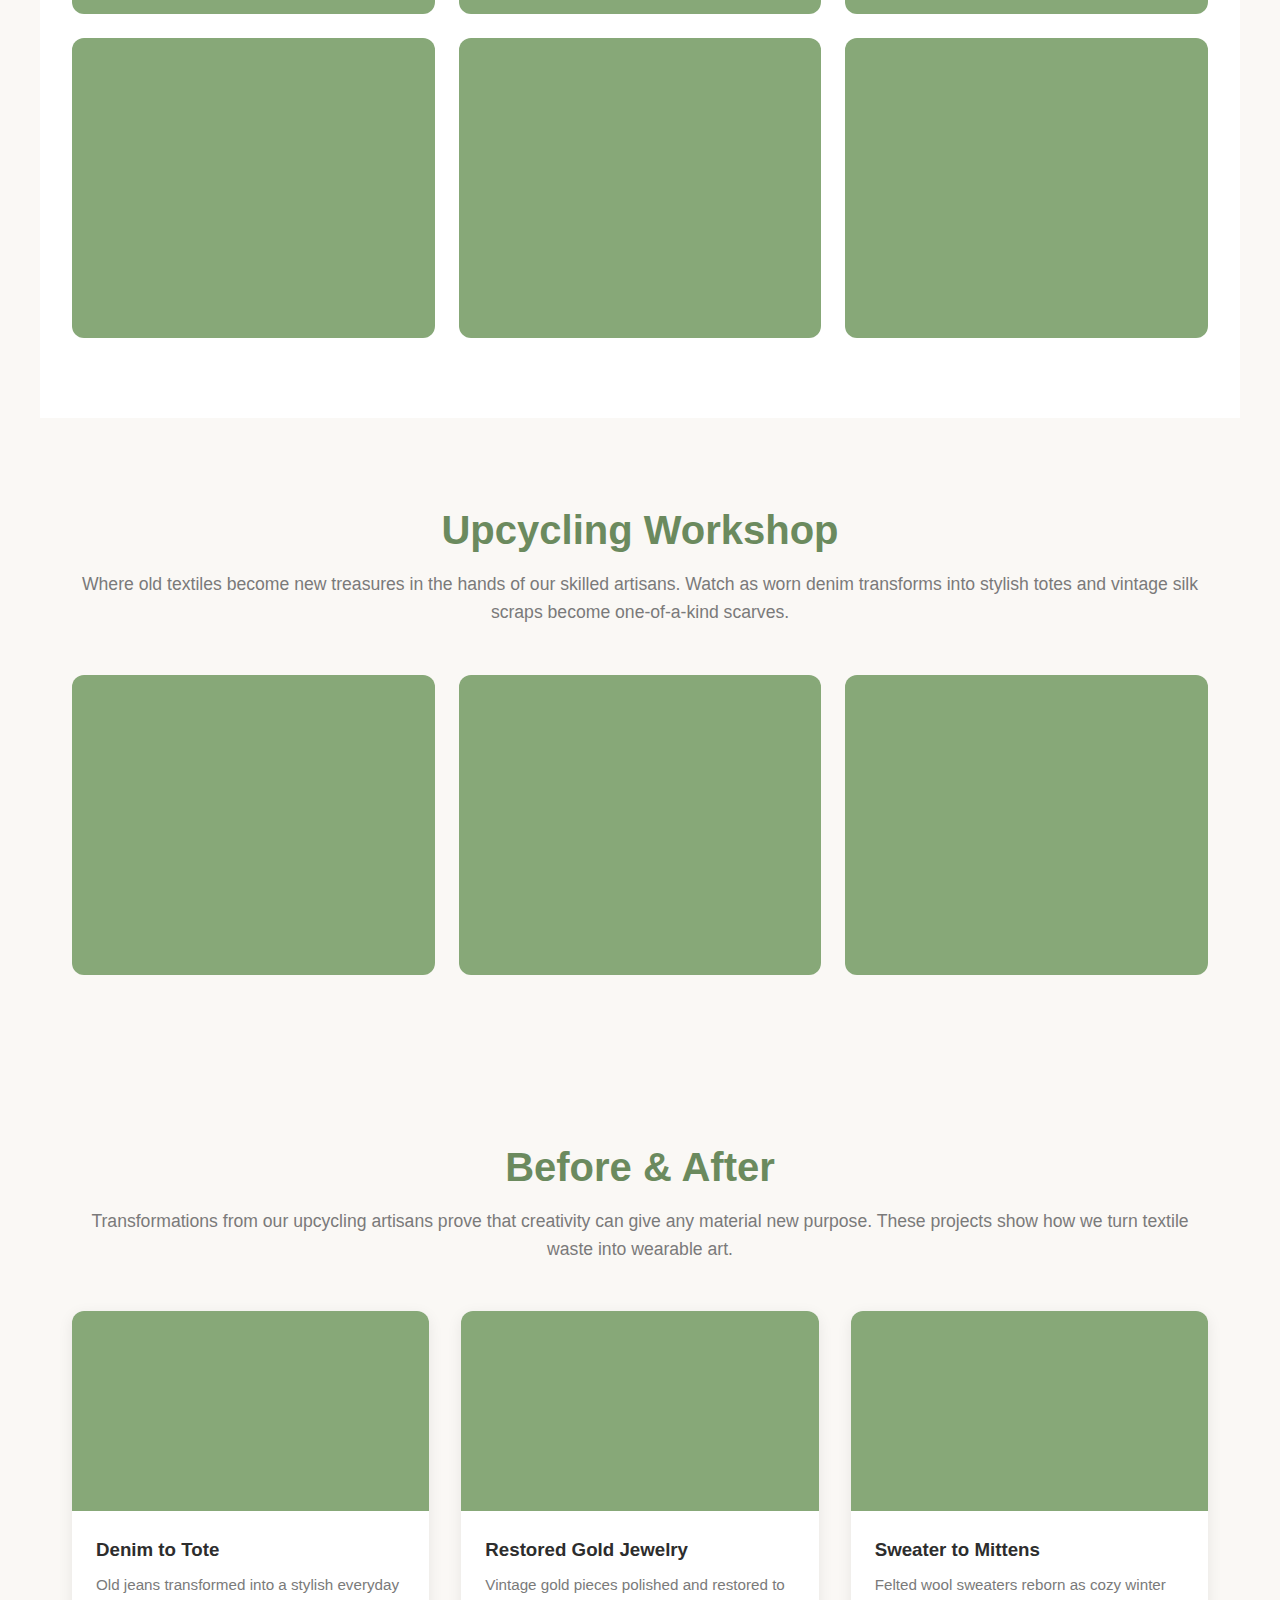
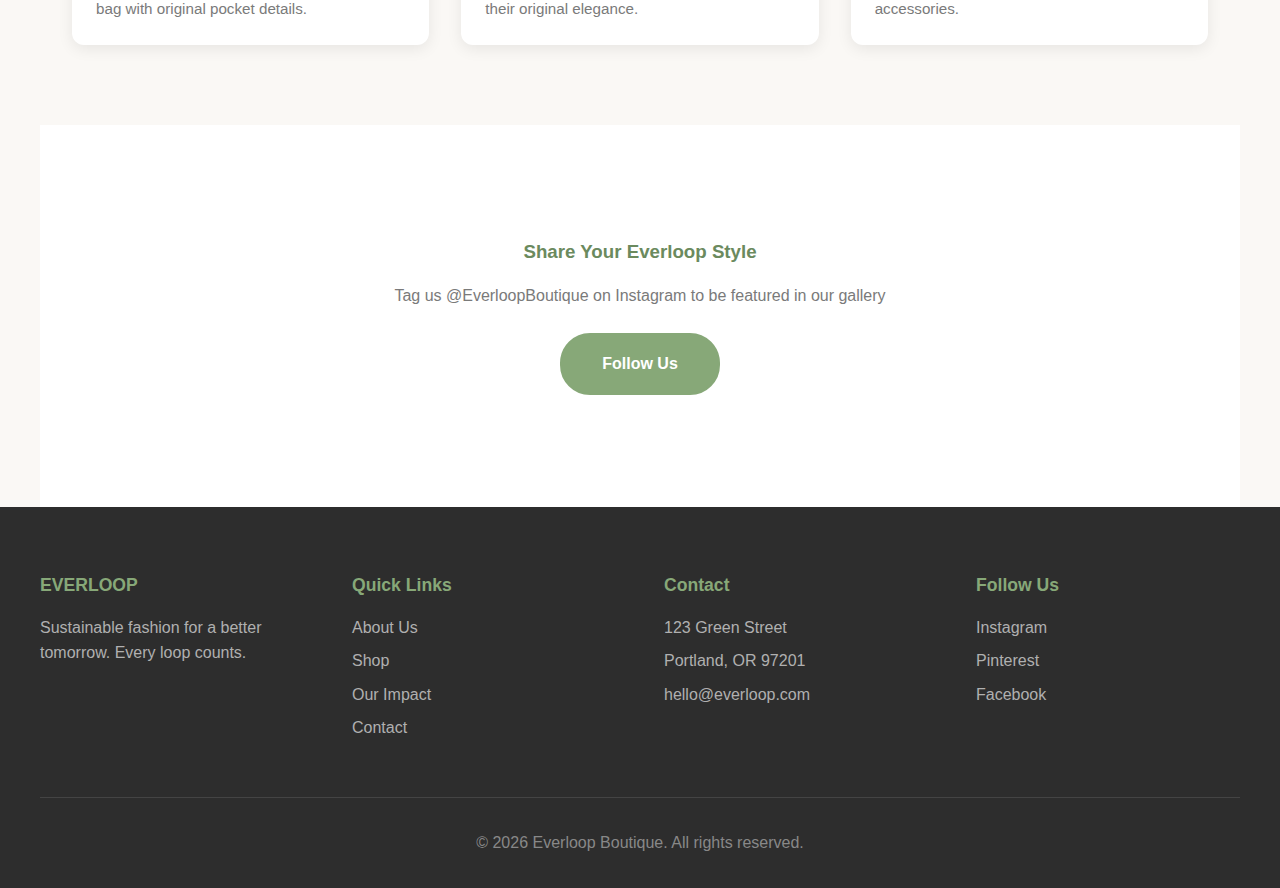
<file: gallery.html>
<!DOCTYPE html>
<html lang="en">
<head>
  <meta charset="UTF-8">
  <meta name="viewport" content="width=device-width, initial-scale=1.0">
  <title>Gallery | Everloop Boutique</title>
  <link rel="stylesheet" href="styles.css">
</head>
<body>
  <nav>
    <div class="nav-container">
      <a href="index.html" class="logo">Everloop <span class="logo-symbol">&infin;</span> Boutique</a>
      <ul>
        <li><a href="index.html">Home</a></li>
        <li><a href="about.html">About</a></li>
        <li><a href="shop.html">Shop</a></li>
        <li><a href="gallery.html" class="active">Gallery</a></li>
        <li><a href="events.html">Events</a></li>
        <li><a href="contact.html">Contact</a></li>
      </ul>
    </div>
  </nav>

  <section class="hero hero-image hero-gallery">
    <h1>Gallery</h1>
    <p>A visual journey through sustainable style and our community</p>
  </section>

  <section class="section">
    <div class="section-title">
      <h2>Our Store</h2>
      <p>Step inside our Portland boutique, where sustainable style meets warm, welcoming vibes. Natural light floods through our windows, highlighting carefully arranged racks of pre-loved treasures waiting to find their next home.</p>
    </div>
    <div class="gallery-grid">
      <div class="gallery-item has-img" style="background-image: url('https://images.unsplash.com/photo-1567401893414-76b7b1e5a7a5?w=800&q=80');"></div>
      <div class="gallery-item has-img" style="background-image: url('https://images.unsplash.com/photo-1441984904996-e0b6ba687e04?w=800&q=80');"></div>
      <div class="gallery-item has-img" style="background-image: url('https://images.unsplash.com/photo-1558618666-fcd25c85cd64?w=800&q=80');"></div>
    </div>
  </section>

  <section class="section" style="background-color: var(--white);">
    <div class="section-title">
      <h2>Curated Collections</h2>
      <p>Styled looks from our inventory showcase the endless possibilities of secondhand fashion. Our team creates seasonal lookbooks to inspire you and demonstrate how vintage pieces can feel fresh and modern.</p>
    </div>
    <div class="gallery-grid">
      <div class="gallery-item has-img" style="background-image: url('https://images.unsplash.com/photo-1489987707025-afc232f7ea0f?w=800&q=80');"></div>
      <div class="gallery-item has-img" style="background-image: url('https://images.unsplash.com/photo-1560243563-062bfc001d68?w=800&q=80');"></div>
      <div class="gallery-item has-img" style="background-image: url('https://images.unsplash.com/photo-1558171813-4c088753af8f?w=800&q=80');"></div>
      <div class="gallery-item has-img" style="background-image: url('https://images.unsplash.com/photo-1445205170230-053b83016050?w=800&q=80');"></div>
      <div class="gallery-item has-img" style="background-image: url('https://images.unsplash.com/photo-1490481651871-ab68de25d43d?w=800&q=80');"></div>
      <div class="gallery-item has-img" style="background-image: url('https://images.unsplash.com/photo-1523381210434-271e8be1f52b?w=800&q=80');"></div>
    </div>
  </section>

  <section class="section">
    <div class="section-title">
      <h2>Upcycling Workshop</h2>
      <p>Where old textiles become new treasures in the hands of our skilled artisans. Watch as worn denim transforms into stylish totes and vintage silk scraps become one-of-a-kind scarves.</p>
    </div>
    <div class="gallery-grid">
      <div class="gallery-item has-img" style="background-image: url('https://images.unsplash.com/photo-1617038260897-41a1f14a8ca0?w=800&q=80');"></div>
      <div class="gallery-item has-img" style="background-image: url('https://images.unsplash.com/photo-1606722590583-6951b5ea92ad?w=800&q=80');"></div>
      <div class="gallery-item has-img" style="background-image: url('https://images.unsplash.com/photo-1558618666-fcd25c85cd64?w=800&q=80');"></div>
    </div>
  </section>

  <section class="section">
    <div class="section-title">
      <h2>Before & After</h2>
      <p>Transformations from our upcycling artisans prove that creativity can give any material new purpose. These projects show how we turn textile waste into wearable art.</p>
    </div>
    <div class="cards-grid">
      <div class="card">
        <div class="card-image has-img" style="background-image: url('https://images.unsplash.com/photo-1594223274512-ad4803739b7c?w=600&q=80');"></div>
        <div class="card-content">
          <h3>Denim to Tote</h3>
          <p>Old jeans transformed into a stylish everyday bag with original pocket details.</p>
        </div>
      </div>
      <div class="card">
        <div class="card-image has-img" style="background-image: url('https://images.unsplash.com/photo-1599643478518-a784e5dc4c8f?w=600&q=80');"></div>
        <div class="card-content">
          <h3>Restored Gold Jewelry</h3>
          <p>Vintage gold pieces polished and restored to their original elegance.</p>
        </div>
      </div>
      <div class="card">
        <div class="card-image has-img" style="background-image: url('https://images.unsplash.com/photo-1576871337622-98d48d1cf531?w=600&q=80');"></div>
        <div class="card-content">
          <h3>Sweater to Mittens</h3>
          <p>Felted wool sweaters reborn as cozy winter accessories.</p>
        </div>
      </div>
    </div>
  </section>

  <section class="section" style="background-color: var(--white);">
    <div style="text-align: center; padding: 2rem;">
      <h3 style="color: var(--sage-dark); margin-bottom: 1rem;">Share Your Everloop Style</h3>
      <p style="color: var(--warm-gray); margin-bottom: 1.5rem;">Tag us @EverloopBoutique on Instagram to be featured in our gallery</p>
      <a href="contact.html" class="btn btn-secondary">Follow Us</a>
    </div>
  </section>

  <footer>
    <div class="footer-content">
      <div class="footer-section">
        <h4>EVERLOOP</h4>
        <p>Sustainable fashion for a better tomorrow. Every loop counts.</p>
      </div>
      <div class="footer-section">
        <h4>Quick Links</h4>
        <a href="about.html">About Us</a>
        <a href="shop.html">Shop</a>
        <a href="impact.html">Our Impact</a>
        <a href="contact.html">Contact</a>
      </div>
      <div class="footer-section">
        <h4>Contact</h4>
        <p>123 Green Street</p>
        <p>Portland, OR 97201</p>
        <p>hello@everloop.com</p>
      </div>
      <div class="footer-section">
        <h4>Follow Us</h4>
        <a href="#">Instagram</a>
        <a href="#">Pinterest</a>
        <a href="#">Facebook</a>
      </div>
    </div>
    <div class="footer-bottom">
      <p>&copy; 2026 Everloop Boutique. All rights reserved.</p>
    </div>
  </footer>
</body>
</html>
</file>
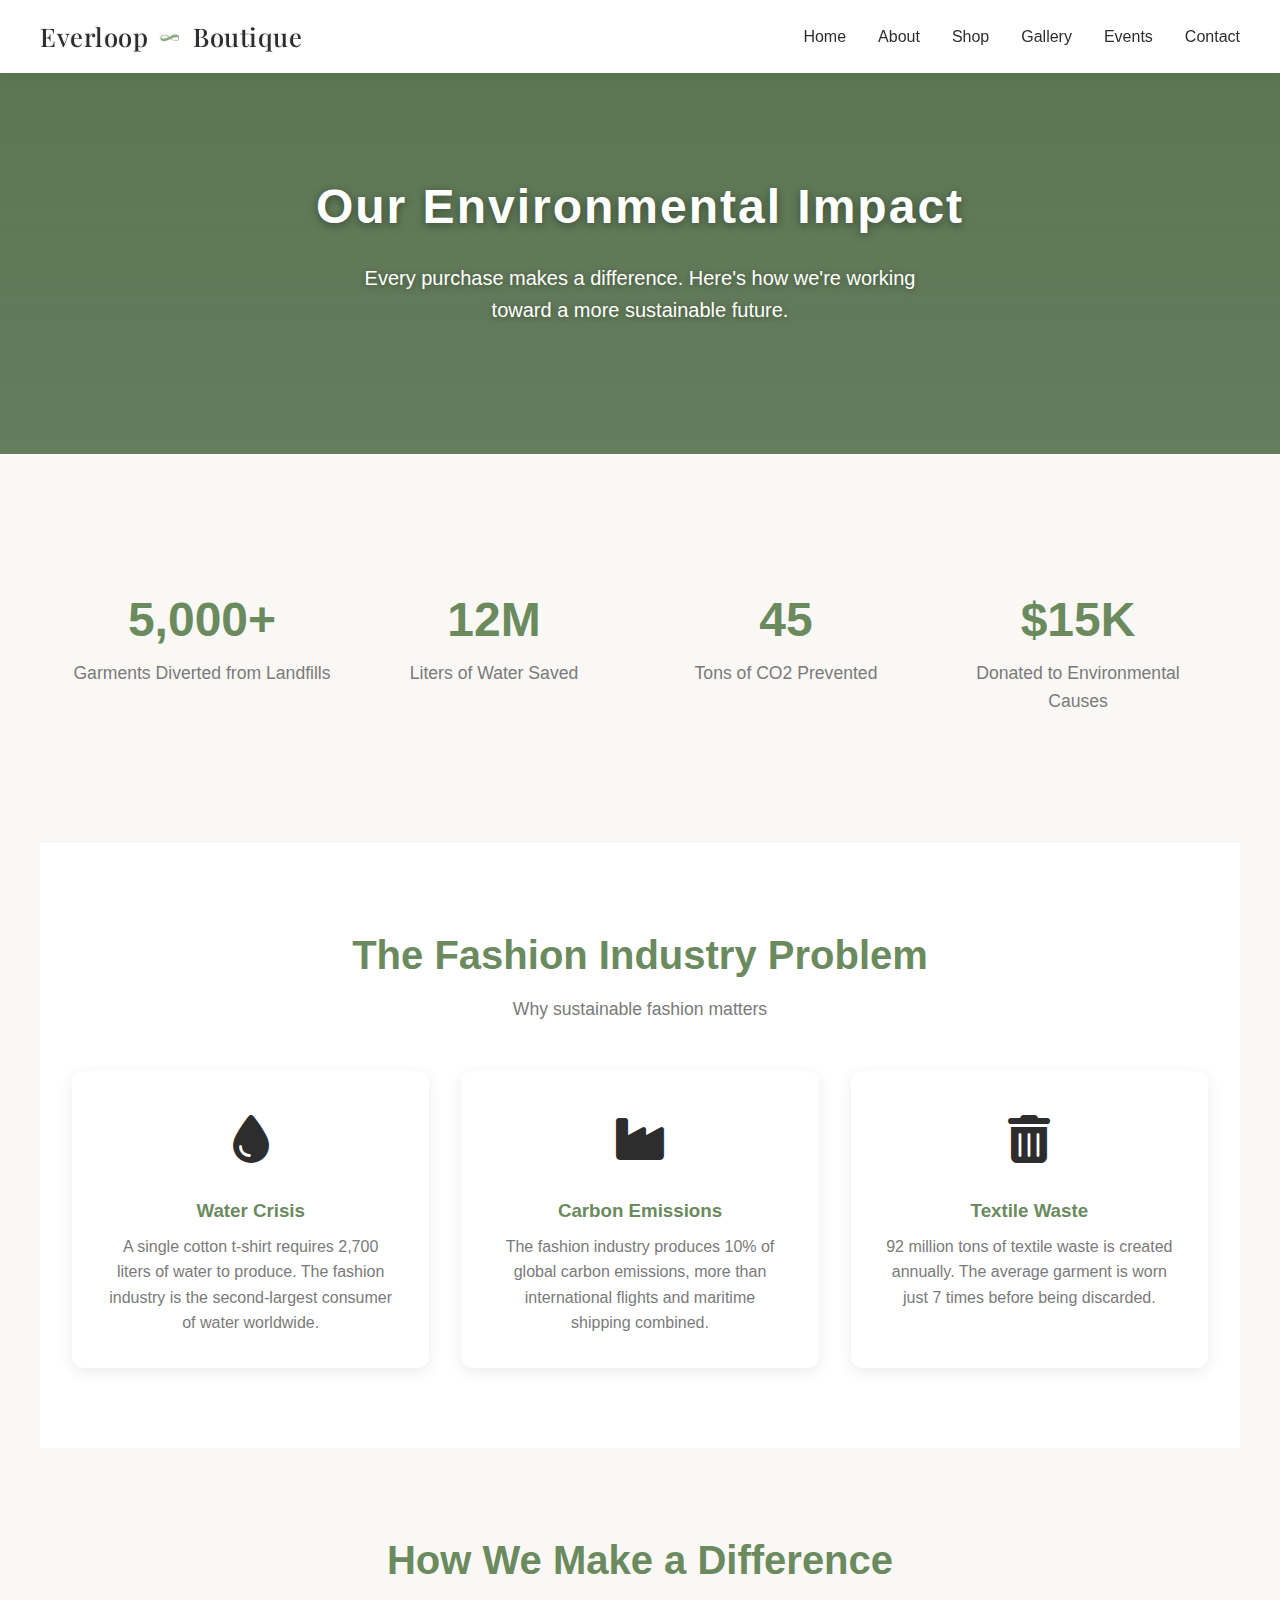
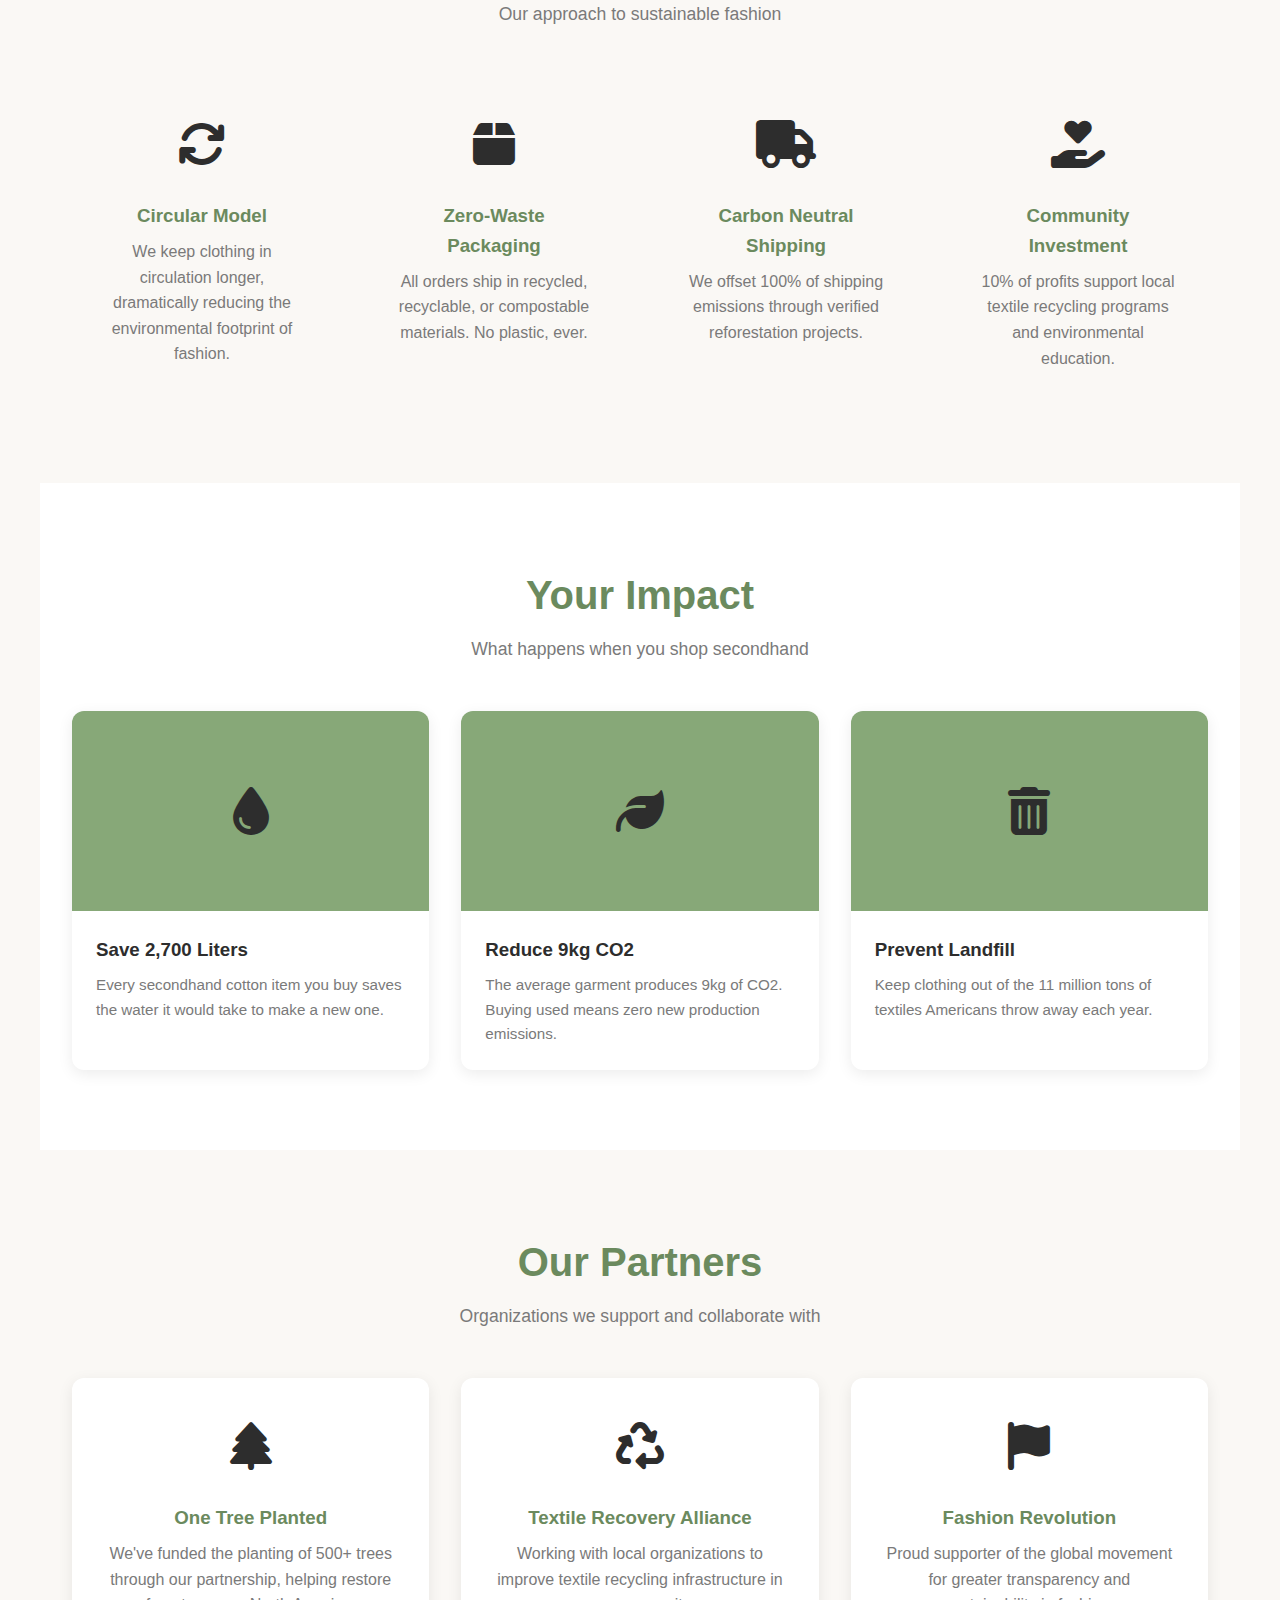
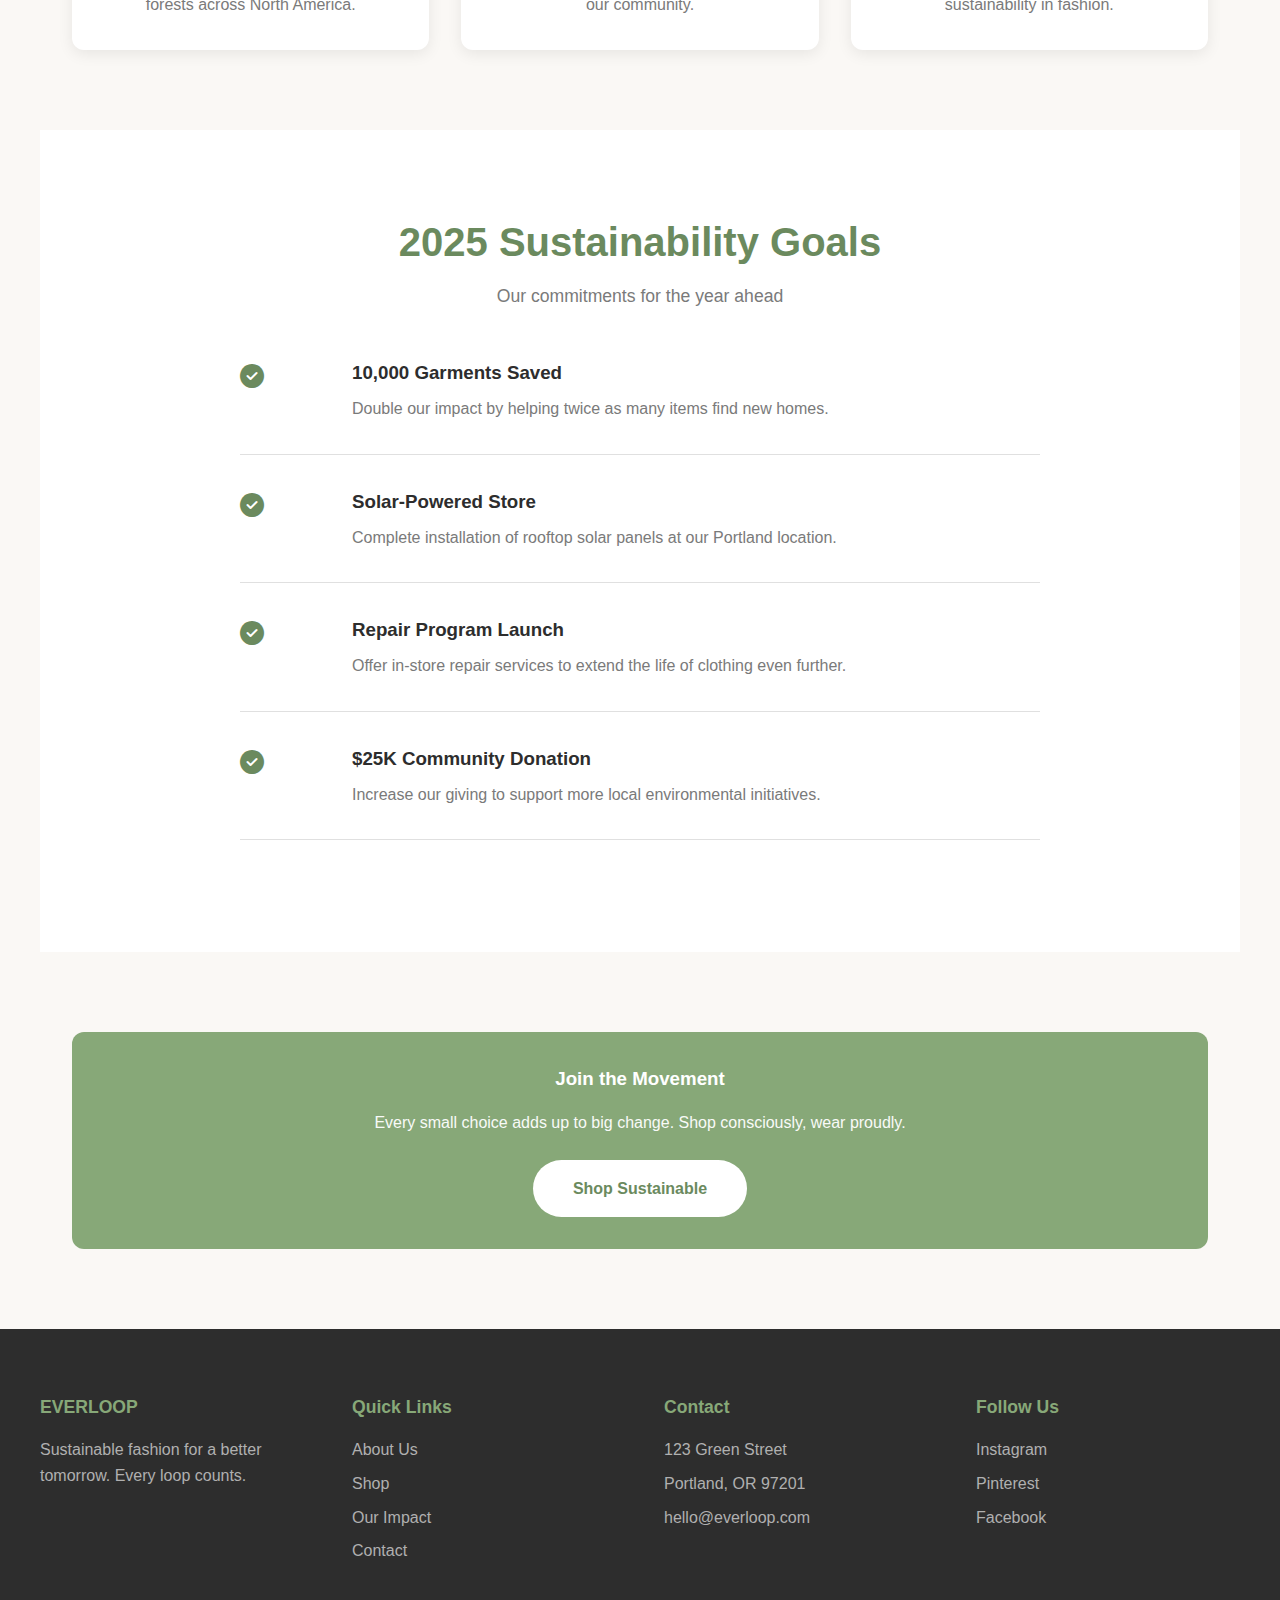
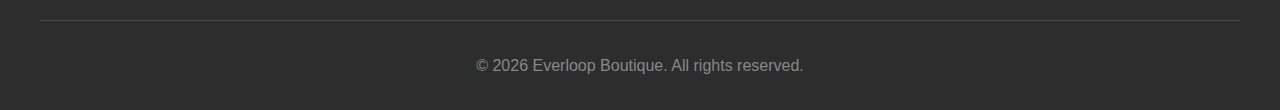
<file: impact.html>
<!DOCTYPE html>
<html lang="en">
<head>
  <meta charset="UTF-8">
  <meta name="viewport" content="width=device-width, initial-scale=1.0">
  <title>Our Impact | Everloop Boutique</title>
  <link rel="stylesheet" href="styles.css">
  <link rel="stylesheet" href="https://cdnjs.cloudflare.com/ajax/libs/font-awesome/6.5.1/css/all.min.css">
</head>
<body>
  <nav>
    <div class="nav-container">
      <a href="index.html" class="logo">Everloop <span class="logo-symbol">&infin;</span> Boutique</a>
      <ul>
        <li><a href="index.html">Home</a></li>
        <li><a href="about.html">About</a></li>
        <li><a href="shop.html">Shop</a></li>
        <li><a href="gallery.html">Gallery</a></li>
        <li><a href="events.html">Events</a></li>
        <li><a href="contact.html">Contact</a></li>
      </ul>
    </div>
  </nav>

  <section class="hero hero-image impact-hero" style="background-image: linear-gradient(rgba(74, 103, 65, 0.9), rgba(74, 103, 65, 0.85)), url('https://images.unsplash.com/photo-1542601906990-b4d3fb778b09?w=1600&q=80');">
    <h1>Our Environmental Impact</h1>
    <p>Every purchase makes a difference. Here's how we're working toward a more sustainable future.</p>
  </section>

  <section class="section">
    <div class="stats">
      <div class="stat">
        <h3>5,000+</h3>
        <p>Garments Diverted from Landfills</p>
      </div>
      <div class="stat">
        <h3>12M</h3>
        <p>Liters of Water Saved</p>
      </div>
      <div class="stat">
        <h3>45</h3>
        <p>Tons of CO2 Prevented</p>
      </div>
      <div class="stat">
        <h3>$15K</h3>
        <p>Donated to Environmental Causes</p>
      </div>
    </div>
  </section>

  <section class="section" style="background-color: var(--white);">
    <div class="section-title">
      <h2>The Fashion Industry Problem</h2>
      <p>Why sustainable fashion matters</p>
    </div>
    <div class="impact-cards">
      <div class="impact-card">
        <div class="impact-card-icon"><i class="fa-solid fa-droplet" aria-hidden="true"></i></div>
        <h3>Water Crisis</h3>
        <p>A single cotton t-shirt requires 2,700 liters of water to produce. The fashion industry is the second-largest consumer of water worldwide.</p>
      </div>
      <div class="impact-card">
        <div class="impact-card-icon"><i class="fa-solid fa-industry" aria-hidden="true"></i></div>
        <h3>Carbon Emissions</h3>
        <p>The fashion industry produces 10% of global carbon emissions, more than international flights and maritime shipping combined.</p>
      </div>
      <div class="impact-card">
        <div class="impact-card-icon"><i class="fa-solid fa-trash-can" aria-hidden="true"></i></div>
        <h3>Textile Waste</h3>
        <p>92 million tons of textile waste is created annually. The average garment is worn just 7 times before being discarded.</p>
      </div>
    </div>
  </section>

  <section class="section">
    <div class="section-title">
      <h2>How We Make a Difference</h2>
      <p>Our approach to sustainable fashion</p>
    </div>
    <div class="features">
      <div class="feature">
        <div class="feature-icon"><i class="fa-solid fa-arrows-rotate" aria-hidden="true"></i></div>
        <h3>Circular Model</h3>
        <p>We keep clothing in circulation longer, dramatically reducing the environmental footprint of fashion.</p>
      </div>
      <div class="feature">
        <div class="feature-icon"><i class="fa-solid fa-box" aria-hidden="true"></i></div>
        <h3>Zero-Waste Packaging</h3>
        <p>All orders ship in recycled, recyclable, or compostable materials. No plastic, ever.</p>
      </div>
      <div class="feature">
        <div class="feature-icon"><i class="fa-solid fa-truck" aria-hidden="true"></i></div>
        <h3>Carbon Neutral Shipping</h3>
        <p>We offset 100% of shipping emissions through verified reforestation projects.</p>
      </div>
      <div class="feature">
        <div class="feature-icon"><i class="fa-solid fa-hand-holding-heart" aria-hidden="true"></i></div>
        <h3>Community Investment</h3>
        <p>10% of profits support local textile recycling programs and environmental education.</p>
      </div>
    </div>
  </section>

  <section class="section" style="background-color: var(--white);">
    <div class="section-title">
      <h2>Your Impact</h2>
      <p>What happens when you shop secondhand</p>
    </div>
    <div class="cards-grid">
      <div class="card">
        <div class="card-image"><i class="fa-solid fa-droplet" aria-hidden="true"></i></div>
        <div class="card-content">
          <h3>Save 2,700 Liters</h3>
          <p>Every secondhand cotton item you buy saves the water it would take to make a new one.</p>
        </div>
      </div>
      <div class="card">
        <div class="card-image"><i class="fa-solid fa-leaf" aria-hidden="true"></i></div>
        <div class="card-content">
          <h3>Reduce 9kg CO2</h3>
          <p>The average garment produces 9kg of CO2. Buying used means zero new production emissions.</p>
        </div>
      </div>
      <div class="card">
        <div class="card-image"><i class="fa-solid fa-trash-can" aria-hidden="true"></i></div>
        <div class="card-content">
          <h3>Prevent Landfill</h3>
          <p>Keep clothing out of the 11 million tons of textiles Americans throw away each year.</p>
        </div>
      </div>
    </div>
  </section>

  <section class="section">
    <div class="section-title">
      <h2>Our Partners</h2>
      <p>Organizations we support and collaborate with</p>
    </div>
    <div class="impact-cards">
      <div class="impact-card">
        <div class="impact-card-icon"><i class="fa-solid fa-tree" aria-hidden="true"></i></div>
        <h3>One Tree Planted</h3>
        <p>We've funded the planting of 500+ trees through our partnership, helping restore forests across North America.</p>
      </div>
      <div class="impact-card">
        <div class="impact-card-icon"><i class="fa-solid fa-recycle" aria-hidden="true"></i></div>
        <h3>Textile Recovery Alliance</h3>
        <p>Working with local organizations to improve textile recycling infrastructure in our community.</p>
      </div>
      <div class="impact-card">
        <div class="impact-card-icon"><i class="fa-solid fa-flag" aria-hidden="true"></i></div>
        <h3>Fashion Revolution</h3>
        <p>Proud supporter of the global movement for greater transparency and sustainability in fashion.</p>
      </div>
    </div>
  </section>

  <section class="section" style="background-color: var(--white);">
    <div class="section-title">
      <h2>2025 Sustainability Goals</h2>
      <p>Our commitments for the year ahead</p>
    </div>
    <div class="timeline">
      <div class="timeline-item">
        <div class="timeline-year"><i class="fa-solid fa-circle-check" aria-hidden="true"></i></div>
        <div class="timeline-content">
          <h3>10,000 Garments Saved</h3>
          <p>Double our impact by helping twice as many items find new homes.</p>
        </div>
      </div>
      <div class="timeline-item">
        <div class="timeline-year"><i class="fa-solid fa-circle-check" aria-hidden="true"></i></div>
        <div class="timeline-content">
          <h3>Solar-Powered Store</h3>
          <p>Complete installation of rooftop solar panels at our Portland location.</p>
        </div>
      </div>
      <div class="timeline-item">
        <div class="timeline-year"><i class="fa-solid fa-circle-check" aria-hidden="true"></i></div>
        <div class="timeline-content">
          <h3>Repair Program Launch</h3>
          <p>Offer in-store repair services to extend the life of clothing even further.</p>
        </div>
      </div>
      <div class="timeline-item">
        <div class="timeline-year"><i class="fa-solid fa-circle-check" aria-hidden="true"></i></div>
        <div class="timeline-content">
          <h3>$25K Community Donation</h3>
          <p>Increase our giving to support more local environmental initiatives.</p>
        </div>
      </div>
    </div>
  </section>

  <section class="section">
    <div style="text-align: center; padding: 2rem; background-color: var(--sage); color: var(--white); border-radius: 12px;">
      <h3 style="margin-bottom: 1rem;">Join the Movement</h3>
      <p style="margin-bottom: 1.5rem; opacity: 0.95;">Every small choice adds up to big change. Shop consciously, wear proudly.</p>
      <a href="shop.html" class="btn btn-primary">Shop Sustainable</a>
    </div>
  </section>

  <footer>
    <div class="footer-content">
      <div class="footer-section">
        <h4>EVERLOOP</h4>
        <p>Sustainable fashion for a better tomorrow. Every loop counts.</p>
      </div>
      <div class="footer-section">
        <h4>Quick Links</h4>
        <a href="about.html">About Us</a>
        <a href="shop.html">Shop</a>
        <a href="impact.html">Our Impact</a>
        <a href="contact.html">Contact</a>
      </div>
      <div class="footer-section">
        <h4>Contact</h4>
        <p>123 Green Street</p>
        <p>Portland, OR 97201</p>
        <p>hello@everloop.com</p>
      </div>
      <div class="footer-section">
        <h4>Follow Us</h4>
        <a href="#">Instagram</a>
        <a href="#">Pinterest</a>
        <a href="#">Facebook</a>
      </div>
    </div>
    <div class="footer-bottom">
      <p>&copy; 2026 Everloop Boutique. All rights reserved.</p>
    </div>
  </footer>
</body>
</html>
</file>
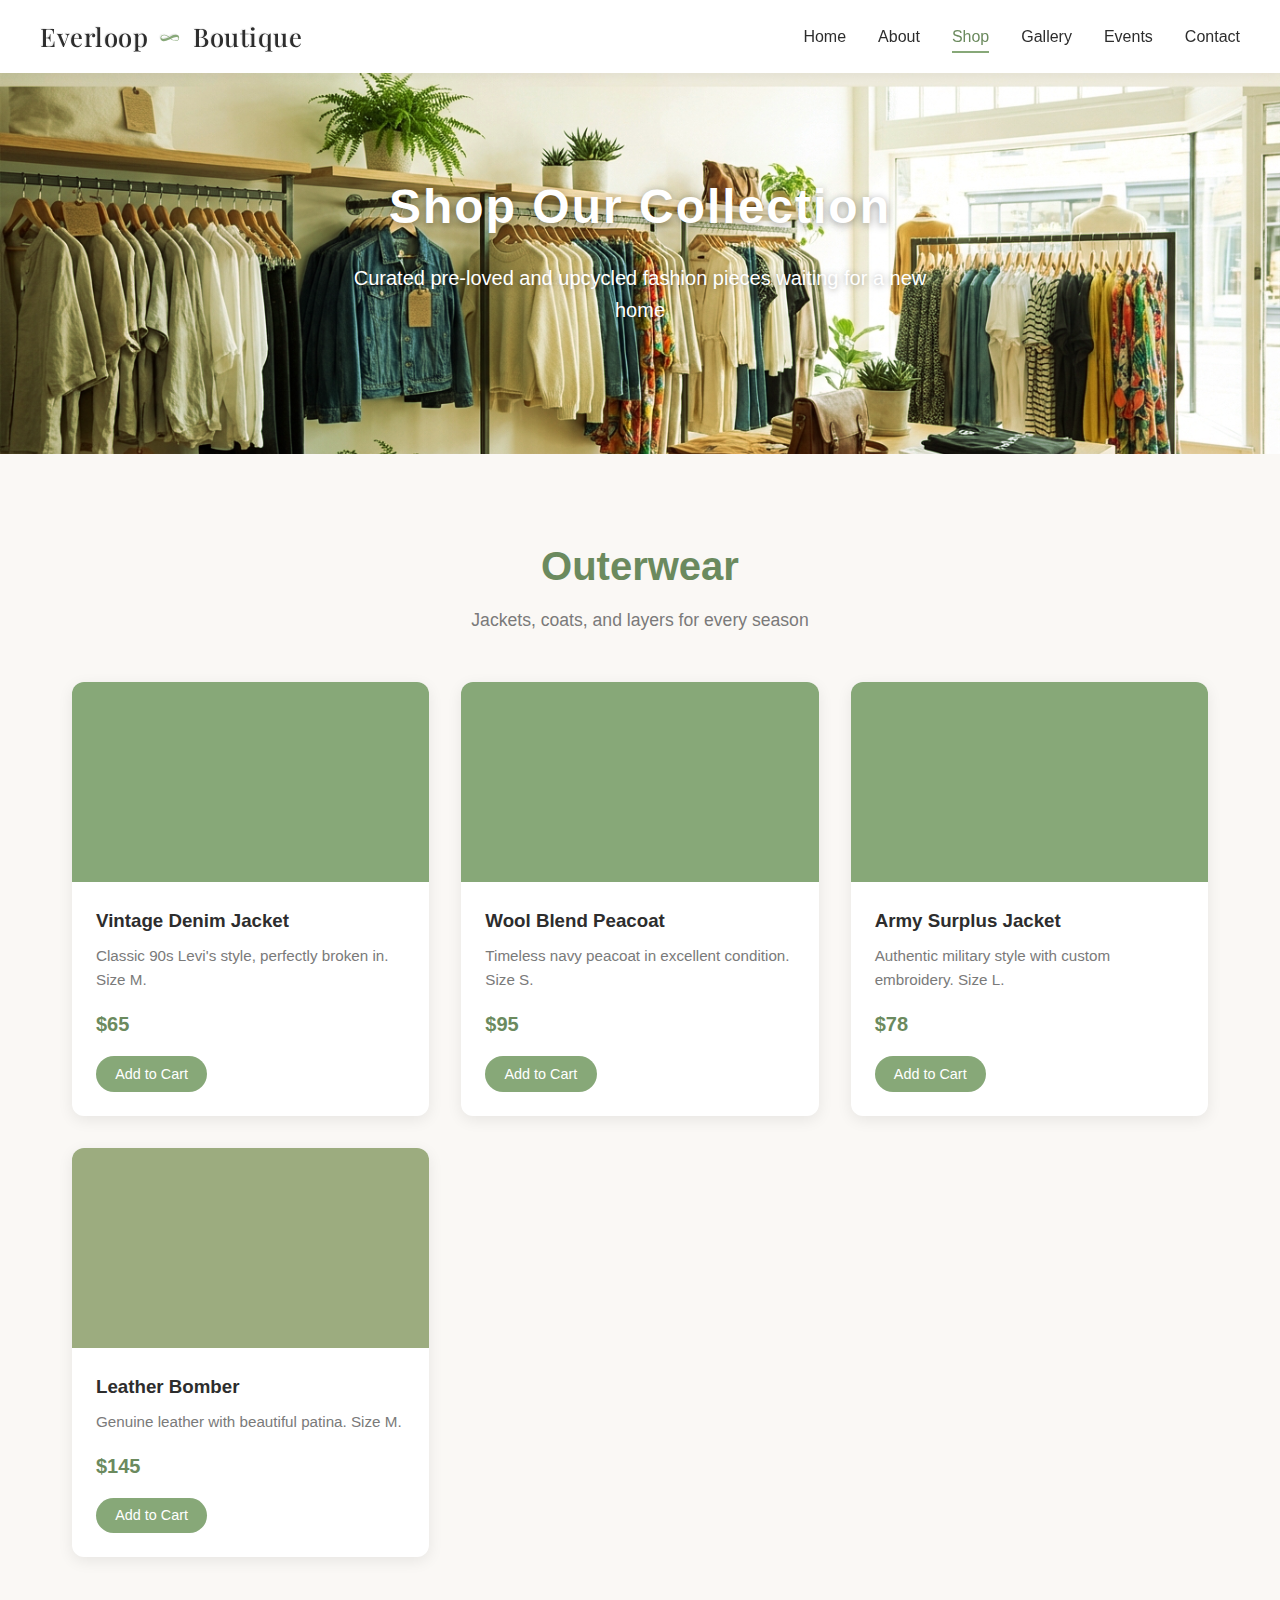
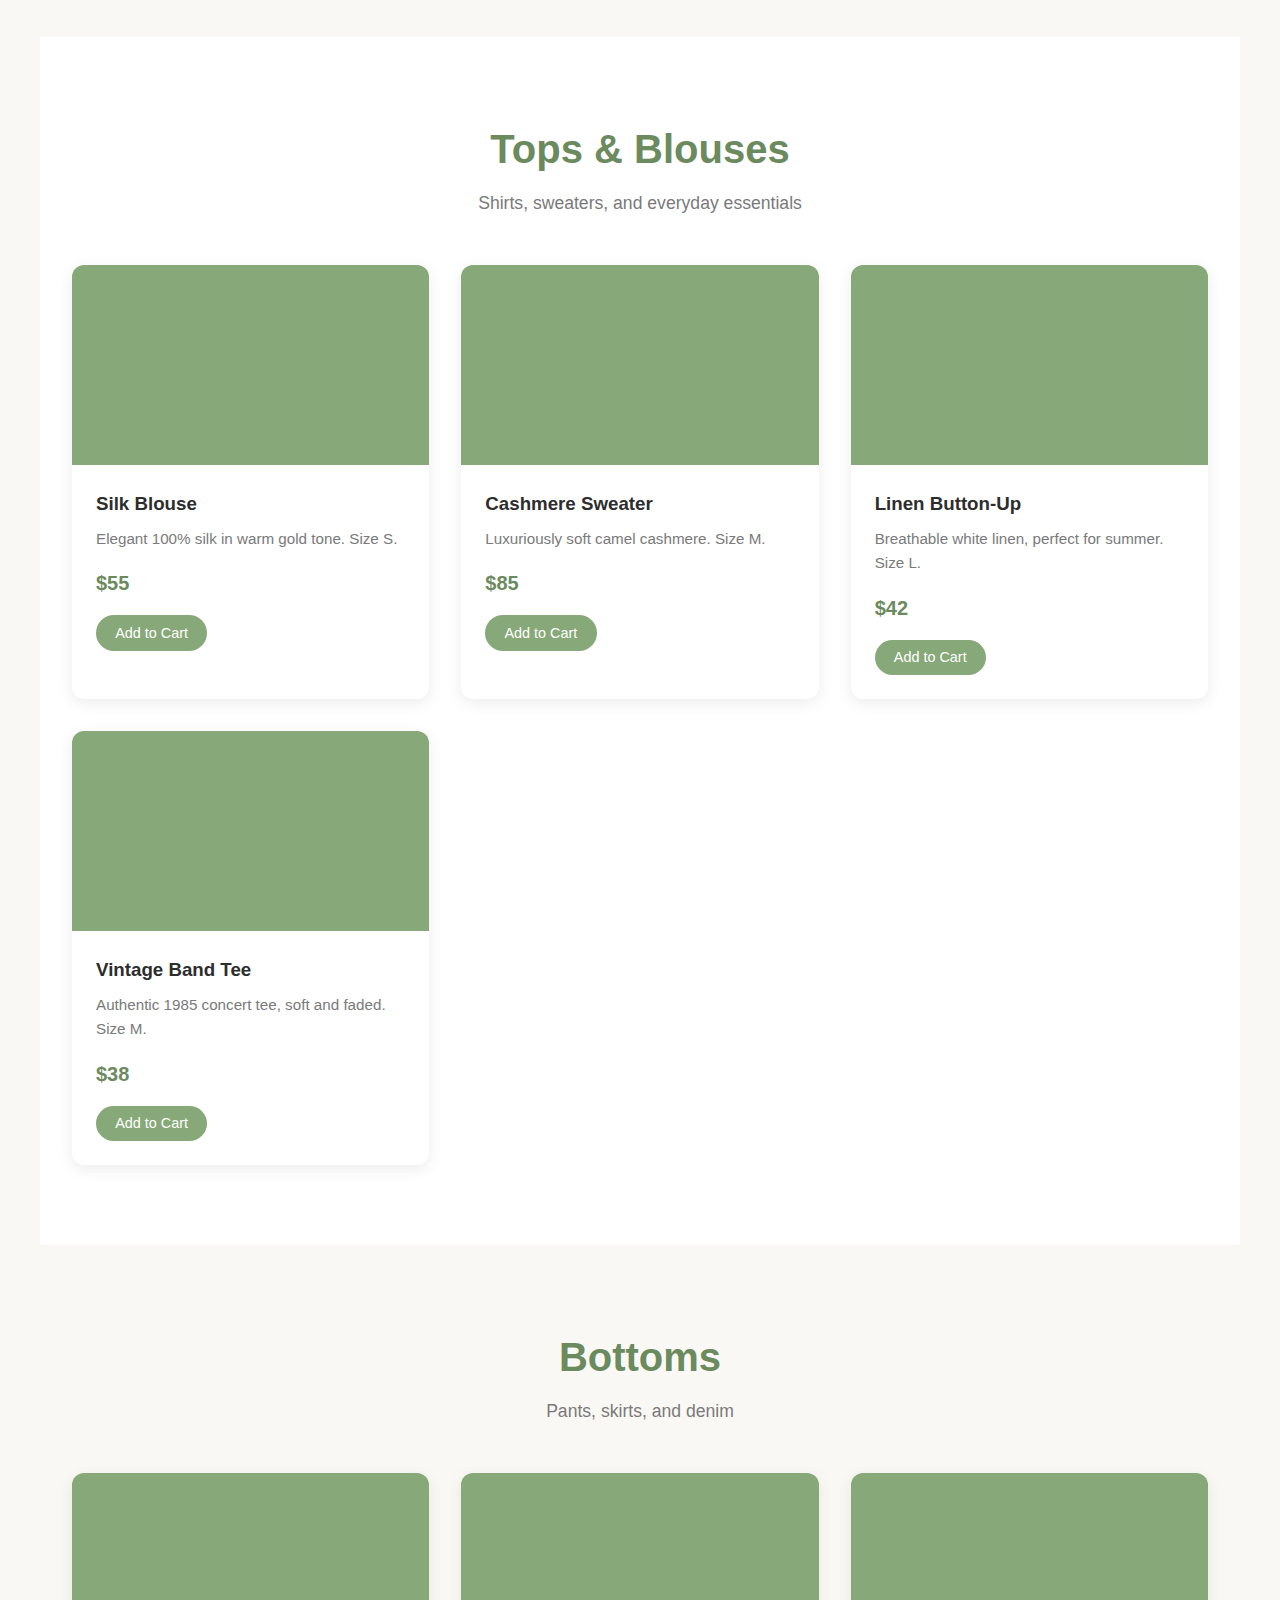
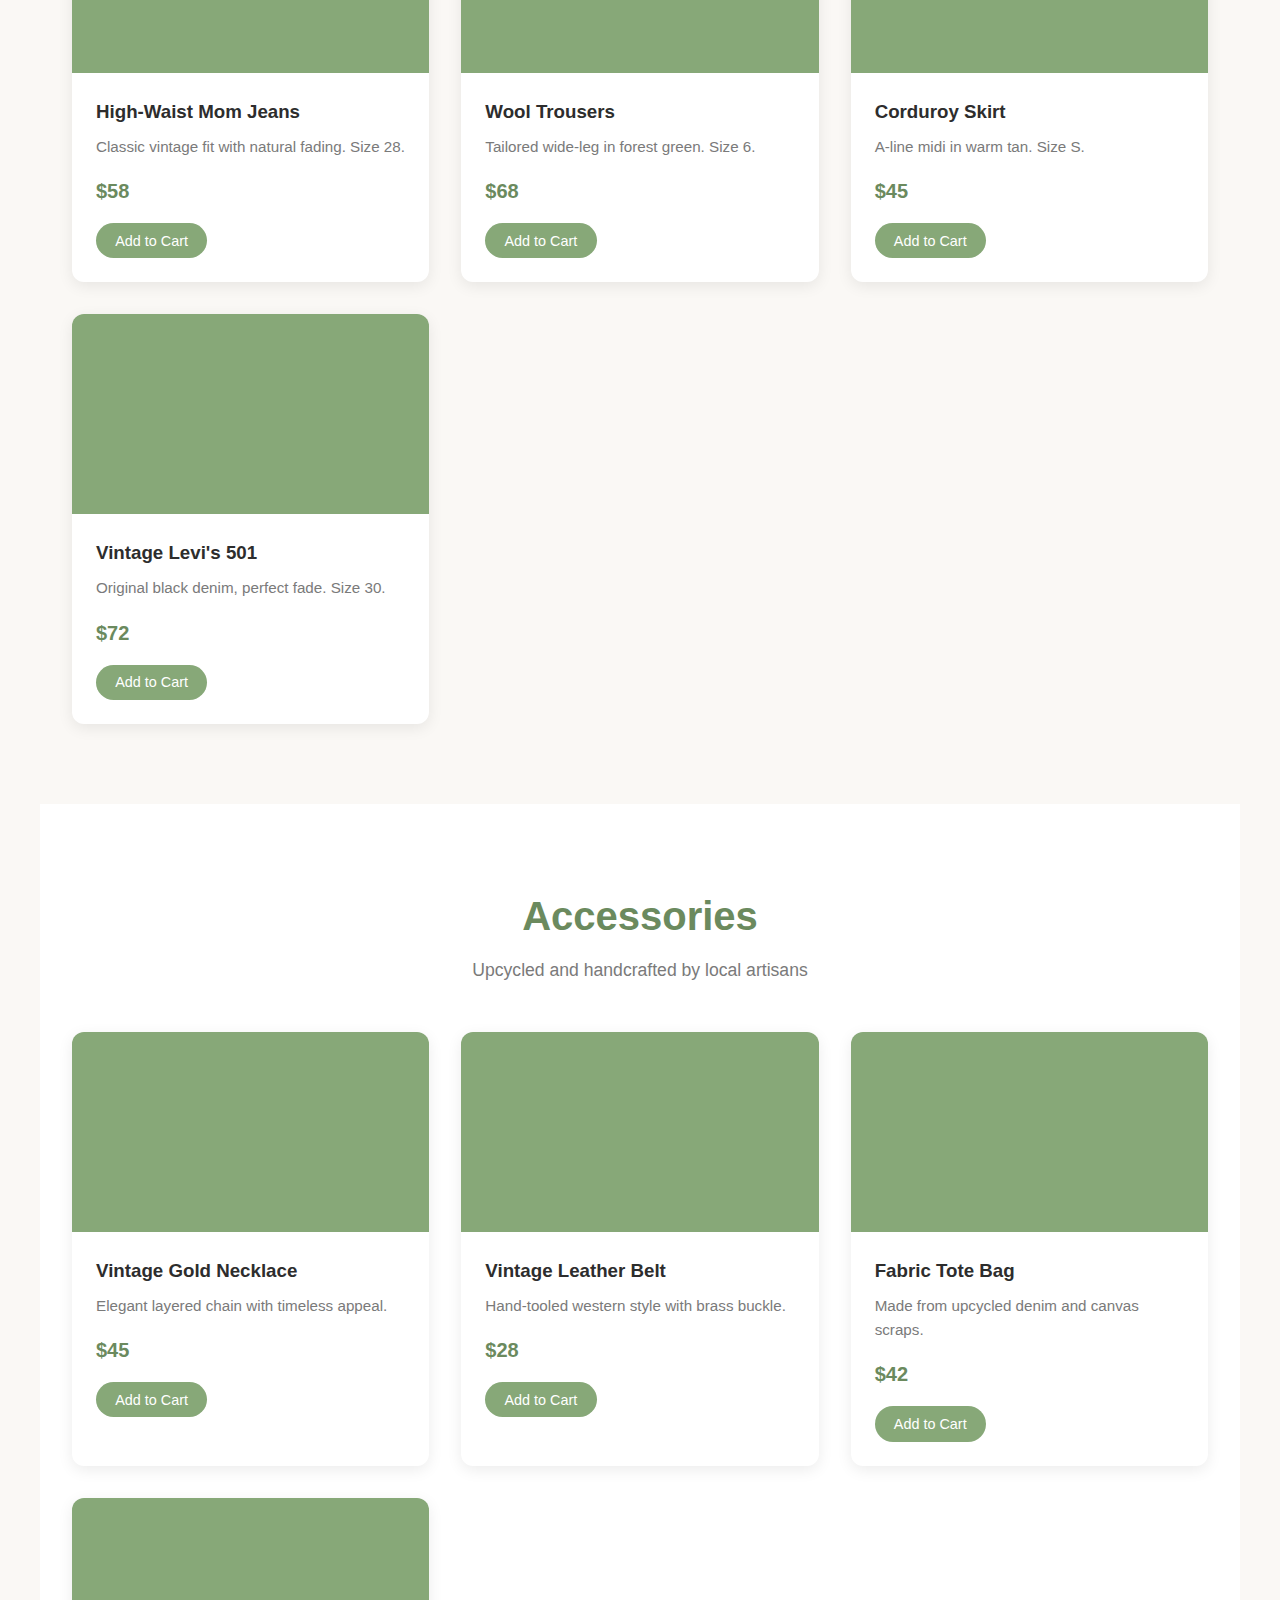
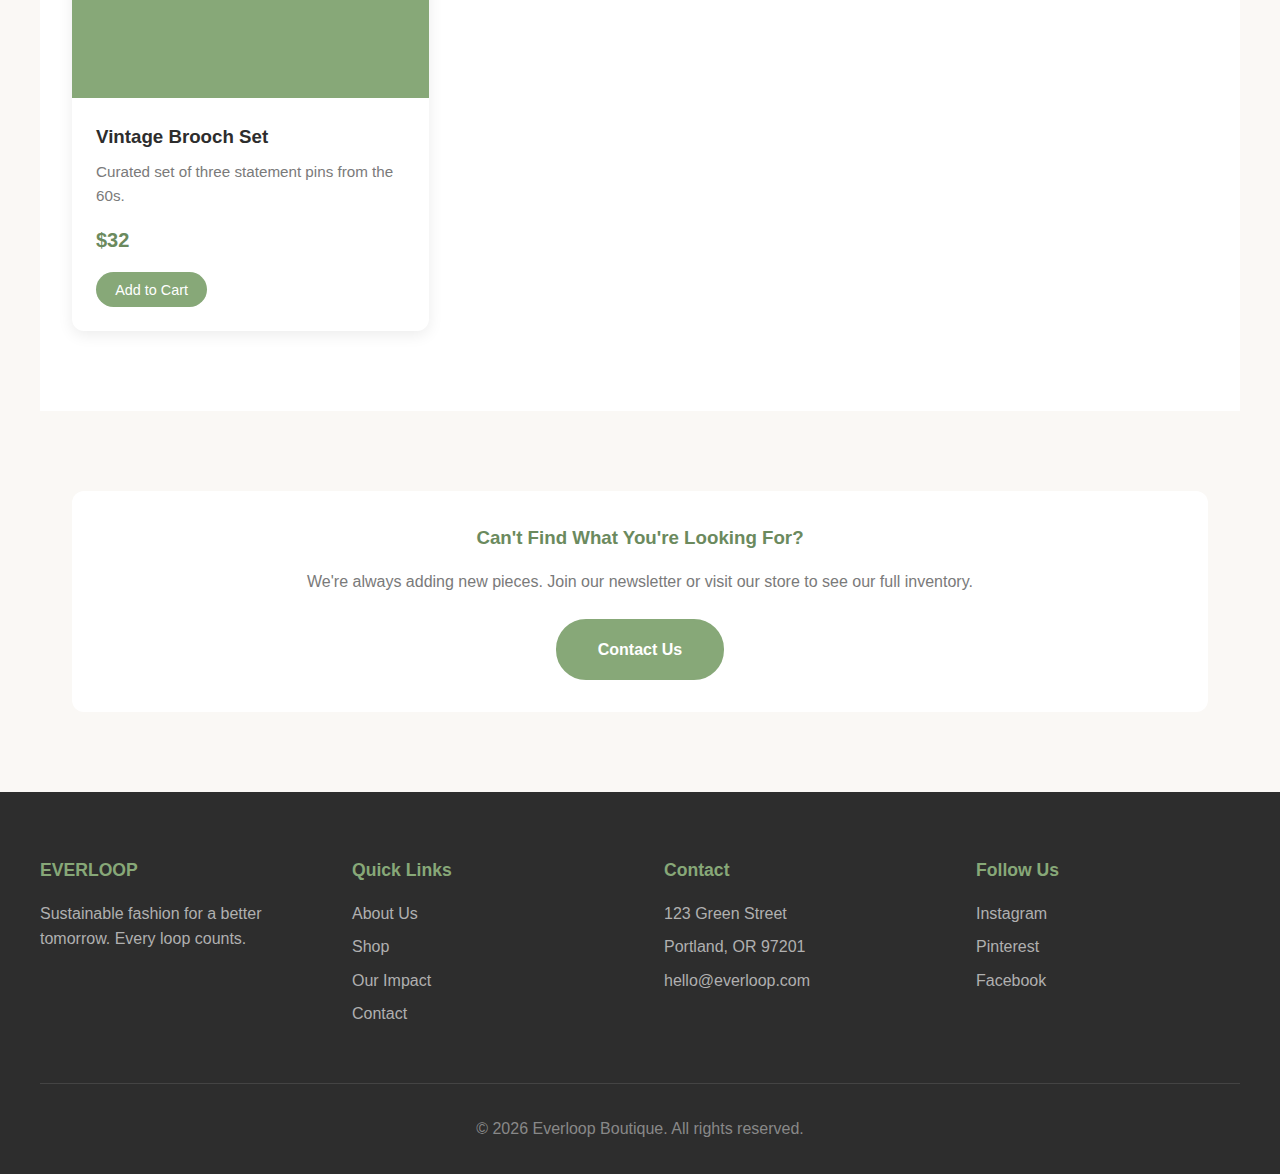
<file: shop.html>
<!DOCTYPE html>
<html lang="en">
<head>
  <meta charset="UTF-8">
  <meta name="viewport" content="width=device-width, initial-scale=1.0">
  <title>Shop | Everloop Boutique</title>
  <link rel="stylesheet" href="styles.css">
</head>
<body>
  <nav>
    <div class="nav-container">
      <a href="index.html" class="logo">Everloop <span class="logo-symbol">&infin;</span> Boutique</a>
      <ul>
        <li><a href="index.html">Home</a></li>
        <li><a href="about.html">About</a></li>
        <li><a href="shop.html" class="active">Shop</a></li>
        <li><a href="gallery.html">Gallery</a></li>
        <li><a href="events.html">Events</a></li>
        <li><a href="contact.html">Contact</a></li>
      </ul>
    </div>
  </nav>

  <section class="hero hero-image hero-shop">
    <h1>Shop Our Collection</h1>
    <p>Curated pre-loved and upcycled fashion pieces waiting for a new home</p>
  </section>

  <section class="section">
    <div class="section-title">
      <h2>Outerwear</h2>
      <p>Jackets, coats, and layers for every season</p>
    </div>
    <div class="cards-grid">
      <div class="card">
        <div class="card-image has-img" style="background-image: url('https://images.unsplash.com/photo-1551028719-00167b16eac5?w=600&q=80');"></div>
        <div class="card-content">
          <h3>Vintage Denim Jacket</h3>
          <p>Classic 90s Levi's style, perfectly broken in. Size M.</p>
          <div class="price">$65</div>
          <button class="btn-cart">Add to Cart</button>
        </div>
      </div>
      <div class="card">
        <div class="card-image has-img" style="background-image: url('https://images.unsplash.com/photo-1544022613-e87ca75a784a?w=600&q=80');"></div>
        <div class="card-content">
          <h3>Wool Blend Peacoat</h3>
          <p>Timeless navy peacoat in excellent condition. Size S.</p>
          <div class="price">$95</div>
          <button class="btn-cart">Add to Cart</button>
        </div>
      </div>
      <div class="card">
        <div class="card-image has-img" style="background-image: url('https://images.unsplash.com/photo-1591047139829-d91aecb6caea?w=600&q=80');"></div>
        <div class="card-content">
          <h3>Army Surplus Jacket</h3>
          <p>Authentic military style with custom embroidery. Size L.</p>
          <div class="price">$78</div>
          <button class="btn-cart">Add to Cart</button>
        </div>
      </div>
      <div class="card">
        <div class="card-image has-img" style="background-image: url('https://images.unsplash.com/photo-1551028719-00167b16eac5?w=600&q=80'); filter: sepia(30%);"></div>
        <div class="card-content">
          <h3>Leather Bomber</h3>
          <p>Genuine leather with beautiful patina. Size M.</p>
          <div class="price">$145</div>
          <button class="btn-cart">Add to Cart</button>
        </div>
      </div>
    </div>
  </section>

  <section class="section" style="background-color: var(--white);">
    <div class="section-title">
      <h2>Tops & Blouses</h2>
      <p>Shirts, sweaters, and everyday essentials</p>
    </div>
    <div class="cards-grid">
      <div class="card">
        <div class="card-image has-img" style="background-image: url('https://images.unsplash.com/photo-1598554747436-c9293d6a588f?w=600&q=80');"></div>
        <div class="card-content">
          <h3>Silk Blouse</h3>
          <p>Elegant 100% silk in warm gold tone. Size S.</p>
          <div class="price">$55</div>
          <button class="btn-cart">Add to Cart</button>
        </div>
      </div>
      <div class="card">
        <div class="card-image has-img" style="background-image: url('https://images.unsplash.com/photo-1620799140408-edc6dcb6d633?w=600&q=80');"></div>
        <div class="card-content">
          <h3>Cashmere Sweater</h3>
          <p>Luxuriously soft camel cashmere. Size M.</p>
          <div class="price">$85</div>
          <button class="btn-cart">Add to Cart</button>
        </div>
      </div>
      <div class="card">
        <div class="card-image has-img" style="background-image: url('https://images.unsplash.com/photo-1596755094514-f87e34085b2c?w=600&q=80');"></div>
        <div class="card-content">
          <h3>Linen Button-Up</h3>
          <p>Breathable white linen, perfect for summer. Size L.</p>
          <div class="price">$42</div>
          <button class="btn-cart">Add to Cart</button>
        </div>
      </div>
      <div class="card">
        <div class="card-image has-img" style="background-image: url('https://images.unsplash.com/photo-1503341504253-dff4815485f1?w=600&q=80');"></div>
        <div class="card-content">
          <h3>Vintage Band Tee</h3>
          <p>Authentic 1985 concert tee, soft and faded. Size M.</p>
          <div class="price">$38</div>
          <button class="btn-cart">Add to Cart</button>
        </div>
      </div>
    </div>
  </section>

  <section class="section">
    <div class="section-title">
      <h2>Bottoms</h2>
      <p>Pants, skirts, and denim</p>
    </div>
    <div class="cards-grid">
      <div class="card">
        <div class="card-image has-img" style="background-image: url('https://images.unsplash.com/photo-1541099649105-f69ad21f3246?w=600&q=80');"></div>
        <div class="card-content">
          <h3>High-Waist Mom Jeans</h3>
          <p>Classic vintage fit with natural fading. Size 28.</p>
          <div class="price">$58</div>
          <button class="btn-cart">Add to Cart</button>
        </div>
      </div>
      <div class="card">
        <div class="card-image has-img" style="background-image: url('https://images.unsplash.com/photo-1624378439575-d8705ad7ae80?w=600&q=80');"></div>
        <div class="card-content">
          <h3>Wool Trousers</h3>
          <p>Tailored wide-leg in forest green. Size 6.</p>
          <div class="price">$68</div>
          <button class="btn-cart">Add to Cart</button>
        </div>
      </div>
      <div class="card">
        <div class="card-image has-img" style="background-image: url('https://images.unsplash.com/photo-1577900232427-18219b9166a0?w=600&q=80');"></div>
        <div class="card-content">
          <h3>Corduroy Skirt</h3>
          <p>A-line midi in warm tan. Size S.</p>
          <div class="price">$45</div>
          <button class="btn-cart">Add to Cart</button>
        </div>
      </div>
      <div class="card">
        <div class="card-image has-img" style="background-image: url('https://images.unsplash.com/photo-1565084888279-aca607ecce0c?w=600&q=80');"></div>
        <div class="card-content">
          <h3>Vintage Levi's 501</h3>
          <p>Original black denim, perfect fade. Size 30.</p>
          <div class="price">$72</div>
          <button class="btn-cart">Add to Cart</button>
        </div>
      </div>
    </div>
  </section>

  <section class="section" style="background-color: var(--white);">
    <div class="section-title">
      <h2>Accessories</h2>
      <p>Upcycled and handcrafted by local artisans</p>
    </div>
    <div class="cards-grid">
      <div class="card">
        <div class="card-image has-img" style="background-image: url('https://images.unsplash.com/photo-1599643478518-a784e5dc4c8f?w=600&q=80');"></div>
        <div class="card-content">
          <h3>Vintage Gold Necklace</h3>
          <p>Elegant layered chain with timeless appeal.</p>
          <div class="price">$45</div>
          <button class="btn-cart">Add to Cart</button>
        </div>
      </div>
      <div class="card">
        <div class="card-image has-img" style="background-image: url('https://images.unsplash.com/photo-1624222247344-550fb60583dc?w=600&q=80');"></div>
        <div class="card-content">
          <h3>Vintage Leather Belt</h3>
          <p>Hand-tooled western style with brass buckle.</p>
          <div class="price">$28</div>
          <button class="btn-cart">Add to Cart</button>
        </div>
      </div>
      <div class="card">
        <div class="card-image has-img" style="background-image: url('https://images.unsplash.com/photo-1594223274512-ad4803739b7c?w=600&q=80');"></div>
        <div class="card-content">
          <h3>Fabric Tote Bag</h3>
          <p>Made from upcycled denim and canvas scraps.</p>
          <div class="price">$42</div>
          <button class="btn-cart">Add to Cart</button>
        </div>
      </div>
      <div class="card">
        <div class="card-image has-img" style="background-image: url('https://images.unsplash.com/photo-1535632066927-ab7c9ab60908?w=600&q=80');"></div>
        <div class="card-content">
          <h3>Vintage Brooch Set</h3>
          <p>Curated set of three statement pins from the 60s.</p>
          <div class="price">$32</div>
          <button class="btn-cart">Add to Cart</button>
        </div>
      </div>
    </div>
  </section>

  <section class="section">
    <div style="text-align: center; padding: 2rem; background-color: var(--white); border-radius: 12px;">
      <h3 style="color: var(--sage-dark); margin-bottom: 1rem;">Can't Find What You're Looking For?</h3>
      <p style="color: var(--warm-gray); margin-bottom: 1.5rem;">We're always adding new pieces. Join our newsletter or visit our store to see our full inventory.</p>
      <a href="contact.html" class="btn btn-secondary">Contact Us</a>
    </div>
  </section>

  <footer>
    <div class="footer-content">
      <div class="footer-section">
        <h4>EVERLOOP</h4>
        <p>Sustainable fashion for a better tomorrow. Every loop counts.</p>
      </div>
      <div class="footer-section">
        <h4>Quick Links</h4>
        <a href="about.html">About Us</a>
        <a href="shop.html">Shop</a>
        <a href="impact.html">Our Impact</a>
        <a href="contact.html">Contact</a>
      </div>
      <div class="footer-section">
        <h4>Contact</h4>
        <p>123 Green Street</p>
        <p>Portland, OR 97201</p>
        <p>hello@everloop.com</p>
      </div>
      <div class="footer-section">
        <h4>Follow Us</h4>
        <a href="#">Instagram</a>
        <a href="#">Pinterest</a>
        <a href="#">Facebook</a>
      </div>
    </div>
    <div class="footer-bottom">
      <p>&copy; 2026 Everloop Boutique. All rights reserved.</p>
    </div>
  </footer>
</body>
</html>
</file>
<file: styles.css>
/* Everloop Boutique - Eco-Conscious Fashion */

@import url('https://fonts.googleapis.com/css2?family=Playfair+Display:ital,wght@0,400;0,600;1,400&display=swap');

* {
  margin: 0;
  padding: 0;
  box-sizing: border-box;
}

:root {
  --sage: #87a878;
  --sage-dark: #6b8a5e;
  --cream: #faf8f5;
  --charcoal: #2d2d2d;
  --warm-gray: #7a7a7a;
  --accent: #c9a86c;
  --white: #ffffff;
}

body {
  font-family: 'Segoe UI', Tahoma, Geneva, Verdana, sans-serif;
  line-height: 1.6;
  color: var(--charcoal);
  background-color: var(--cream);
}

a {
  text-decoration: none;
  color: inherit;
}

/* Navigation */
nav {
  background-color: var(--white);
  padding: 1rem 2rem;
  position: sticky;
  top: 0;
  z-index: 100;
  box-shadow: 0 2px 10px rgba(0, 0, 0, 0.05);
}

nav .nav-container {
  max-width: 1200px;
  margin: 0 auto;
  display: flex;
  justify-content: space-between;
  align-items: center;
}

nav .logo {
  font-family: 'Playfair Display', Georgia, serif;
  font-size: 1.6rem;
  font-weight: 500;
  font-style: normal;
  color: var(--charcoal);
  letter-spacing: 0.5px;
  text-shadow:
    1px 1px 1px rgba(255, 255, 255, 0.8),
    -1px -1px 1px rgba(0, 0, 0, 0.1);
}

nav .logo .logo-symbol {
  margin: 0 0.3rem;
  color: var(--sage);
}

nav ul {
  display: flex;
  list-style: none;
  gap: 2rem;
}

nav ul li a {
  color: var(--charcoal);
  font-weight: 500;
  padding: 0.5rem 0;
  position: relative;
  transition: color 0.3s;
}

nav ul li a:hover,
nav ul li a.active {
  color: var(--sage-dark);
}

nav ul li a::after {
  content: '';
  position: absolute;
  bottom: 0;
  left: 0;
  width: 0;
  height: 2px;
  background-color: var(--sage);
  transition: width 0.3s;
}

nav ul li a:hover::after,
nav ul li a.active::after {
  width: 100%;
}

/* Hero Section */
.hero {
  background: linear-gradient(135deg, var(--sage) 0%, var(--sage-dark) 100%);
  color: var(--white);
  padding: 6rem 2rem;
  text-align: center;
  background-size: cover;
  background-position: center;
  position: relative;
}

.hero.hero-image {
  background-blend-mode: overlay;
}

.hero.hero-home {
  background-image: linear-gradient(rgba(107, 138, 94, 0.85), rgba(107, 138, 94, 0.9)),
    url('images/home_hero.jpg');
}

.hero.hero-about {
  background-image: linear-gradient(rgba(107, 138, 94, 0.85), rgba(107, 138, 94, 0.9)),
    url('images/about_hero.jpg');
}

.hero.hero-shop {
  background-image: linear-gradient(rgba(107, 138, 94, 0.85), rgba(107, 138, 94, 0.9)),
    url('images/shop_hero.jpg');
}

.hero.hero-gallery {
  background-image: linear-gradient(rgba(107, 138, 94, 0.85), rgba(107, 138, 94, 0.9)),
    url('images/gallery_hero.jpg');
}

.hero.hero-contact {
  background-image: linear-gradient(rgba(107, 138, 94, 0.85), rgba(107, 138, 94, 0.9)),
    url('images/contact_hero.jpg');
}

.hero h1 {
  font-size: 3rem;
  margin-bottom: 1rem;
  font-weight: 600;
  letter-spacing: 2px;
  text-shadow: 0 2px 8px rgba(0, 0, 0, 0.4);
}

.hero p {
  font-size: 1.25rem;
  max-width: 600px;
  margin: 0 auto 2rem;
  opacity: 1;
  text-shadow: 0 1px 6px rgba(0, 0, 0, 0.35);
}

.btn {
  display: inline-block;
  padding: 1rem 2.5rem;
  border-radius: 30px;
  font-weight: 600;
  transition: all 0.3s;
  cursor: pointer;
  border: none;
}

.btn-primary {
  background-color: var(--white);
  color: var(--sage-dark);
}

.btn-primary:hover {
  background-color: var(--accent);
  color: var(--white);
}

.btn-secondary {
  background-color: var(--sage);
  color: var(--white);
  border: 2px solid var(--sage);
}

.btn-secondary:hover {
  background-color: var(--sage-dark);
  border-color: var(--sage-dark);
}

/* Sections */
.section {
  padding: 5rem 2rem;
  max-width: 1200px;
  margin: 0 auto;
}

.section-title {
  text-align: center;
  margin-bottom: 3rem;
}

.section-title h2 {
  font-size: 2.5rem;
  color: var(--sage-dark);
  margin-bottom: 0.5rem;
}

.section-title p {
  color: var(--warm-gray);
  font-size: 1.1rem;
}

/* Cards Grid */
.cards-grid {
  display: grid;
  grid-template-columns: repeat(auto-fit, minmax(280px, 1fr));
  gap: 2rem;
}

.card {
  background: var(--white);
  border-radius: 12px;
  overflow: hidden;
  box-shadow: 0 4px 15px rgba(0, 0, 0, 0.08);
  transition: transform 0.3s, box-shadow 0.3s;
}

.card:hover {
  transform: translateY(-5px);
  box-shadow: 0 8px 25px rgba(0, 0, 0, 0.12);
}

.card-image {
  height: 200px;
  background-color: var(--sage);
  display: flex;
  align-items: center;
  justify-content: center;
  font-size: 3rem;
  background-size: cover;
  background-position: center;
}

.card-image.has-img {
  font-size: 0;
}

.card-content {
  padding: 1.5rem;
}

.card-content h3 {
  color: var(--charcoal);
  margin-bottom: 0.5rem;
}

.card-content p {
  color: var(--warm-gray);
  font-size: 0.95rem;
}

.card-content .price {
  color: var(--sage-dark);
  font-weight: 700;
  font-size: 1.25rem;
  margin-top: 1rem;
}

.card-content .btn-cart {
  display: inline-block;
  margin-top: 1rem;
  padding: 0.6rem 1.2rem;
  font-size: 0.9rem;
  background-color: var(--sage);
  color: var(--white);
  border: none;
  border-radius: 20px;
  cursor: pointer;
  transition: background-color 0.3s;
}

.card-content .btn-cart:hover {
  background-color: var(--sage-dark);
}

/* Features */
.features {
  display: grid;
  grid-template-columns: repeat(auto-fit, minmax(250px, 1fr));
  gap: 2rem;
  text-align: center;
}

.feature {
  padding: 2rem;
}

.feature-icon {
  font-size: 3rem;
  margin-bottom: 1rem;
}

.feature h3 {
  color: var(--sage-dark);
  margin-bottom: 0.5rem;
}

.feature p {
  color: var(--warm-gray);
}

/* Gallery */
.gallery-grid {
  display: grid;
  grid-template-columns: repeat(auto-fit, minmax(300px, 1fr));
  gap: 1.5rem;
}

.gallery-item {
  height: 300px;
  background-color: var(--sage);
  border-radius: 12px;
  display: flex;
  align-items: center;
  justify-content: center;
  font-size: 4rem;
  position: relative;
  overflow: hidden;
  background-size: cover;
  background-position: center;
}

.gallery-item.has-img {
  font-size: 0;
}

.gallery-item::after {
  content: '';
  position: absolute;
  inset: 0;
  background: linear-gradient(to top, rgba(0,0,0,0.3), transparent);
  opacity: 0;
  transition: opacity 0.3s;
}

.gallery-item:hover::after {
  opacity: 1;
}

/* Stats */
.stats {
  display: grid;
  grid-template-columns: repeat(auto-fit, minmax(200px, 1fr));
  gap: 2rem;
  text-align: center;
  padding: 3rem 0;
}

.stat h3 {
  font-size: 3rem;
  color: var(--sage-dark);
}

.stat p {
  color: var(--warm-gray);
  font-size: 1.1rem;
}

/* Contact Form */
.contact-container {
  display: grid;
  grid-template-columns: 1fr 1fr;
  gap: 4rem;
}

.contact-info h3 {
  color: var(--sage-dark);
  margin-bottom: 1rem;
}

.contact-info p {
  color: var(--warm-gray);
  margin-bottom: 2rem;
}

.contact-details {
  margin-top: 2rem;
}

.contact-details div {
  display: flex;
  align-items: center;
  gap: 1rem;
  margin-bottom: 1rem;
  color: var(--charcoal);
}

.contact-details span {
  font-size: 1.5rem;
}

.contact-form {
  background: var(--white);
  padding: 2rem;
  border-radius: 12px;
  box-shadow: 0 4px 15px rgba(0, 0, 0, 0.08);
}

.form-group {
  margin-bottom: 1.5rem;
}

.form-group label {
  display: block;
  margin-bottom: 0.5rem;
  color: var(--charcoal);
  font-weight: 500;
}

.form-group input,
.form-group textarea,
.form-group select {
  width: 100%;
  padding: 0.75rem 1rem;
  border: 2px solid #e0e0e0;
  border-radius: 8px;
  font-size: 1rem;
  transition: border-color 0.3s;
  font-family: inherit;
}

.form-group input:focus,
.form-group textarea:focus,
.form-group select:focus {
  outline: none;
  border-color: var(--sage);
}

.form-group textarea {
  min-height: 150px;
  resize: vertical;
}

/* About Page */
.about-content {
  display: grid;
  grid-template-columns: 1fr 1fr;
  gap: 4rem;
  align-items: center;
}

.about-image {
  height: 400px;
  background: linear-gradient(135deg, var(--sage) 0%, var(--sage-dark) 100%);
  border-radius: 12px;
  display: flex;
  align-items: center;
  justify-content: center;
  font-size: 6rem;
  background-size: cover;
  background-position: center;
}

.about-image.has-img {
  font-size: 0;
}

.about-text h2 {
  color: var(--sage-dark);
  font-size: 2rem;
  margin-bottom: 1rem;
}

.about-text p {
  color: var(--warm-gray);
  margin-bottom: 1rem;
}

/* Timeline */
.timeline {
  max-width: 800px;
  margin: 0 auto;
}

.timeline-item {
  display: flex;
  gap: 2rem;
  margin-bottom: 2rem;
  padding-bottom: 2rem;
  border-bottom: 1px solid #e0e0e0;
}

.timeline-year {
  font-size: 1.5rem;
  font-weight: 700;
  color: var(--sage-dark);
  min-width: 80px;
}

.timeline-content h3 {
  color: var(--charcoal);
  margin-bottom: 0.5rem;
}

.timeline-content p {
  color: var(--warm-gray);
}

/* Impact Page */
.impact-hero {
  background: linear-gradient(135deg, var(--sage-dark) 0%, #4a6741 100%);
}

.impact-cards {
  display: grid;
  grid-template-columns: repeat(auto-fit, minmax(300px, 1fr));
  gap: 2rem;
}

.impact-card {
  background: var(--white);
  padding: 2rem;
  border-radius: 12px;
  text-align: center;
  box-shadow: 0 4px 15px rgba(0, 0, 0, 0.08);
}

.impact-card-icon {
  font-size: 3rem;
  margin-bottom: 1rem;
}

.impact-card h3 {
  color: var(--sage-dark);
  margin-bottom: 0.5rem;
}

.impact-card p {
  color: var(--warm-gray);
}

/* Events */
.events-grid {
  display: flex;
  flex-direction: column;
  gap: 1.5rem;
}

.event-card {
  display: flex;
  background: var(--white);
  border-radius: 12px;
  overflow: hidden;
  box-shadow: 0 4px 15px rgba(0, 0, 0, 0.08);
  transition: transform 0.3s, box-shadow 0.3s;
}

.event-card:hover {
  transform: translateY(-3px);
  box-shadow: 0 8px 25px rgba(0, 0, 0, 0.12);
}

.event-date {
  background: var(--sage);
  color: var(--white);
  padding: 1.5rem;
  display: flex;
  flex-direction: column;
  align-items: center;
  justify-content: center;
  min-width: 100px;
}

.event-month {
  font-size: 0.9rem;
  font-weight: 600;
  letter-spacing: 1px;
  text-transform: uppercase;
}

.event-day {
  font-size: 2.5rem;
  font-weight: 700;
  line-height: 1;
}

.event-details {
  padding: 1.5rem;
  flex: 1;
}

.event-details h3 {
  color: var(--charcoal);
  margin-bottom: 0.25rem;
  font-size: 1.3rem;
}

.event-time {
  color: var(--sage-dark);
  font-weight: 600;
  margin-bottom: 0.75rem;
}

.event-description {
  color: var(--warm-gray);
  margin-bottom: 0.75rem;
  line-height: 1.5;
}

.event-location {
  color: var(--charcoal);
  font-size: 0.9rem;
  margin-bottom: 1rem;
}

.event-details .btn {
  padding: 0.6rem 1.5rem;
  font-size: 0.9rem;
}

@media (max-width: 600px) {
  .event-card {
    flex-direction: column;
  }

  .event-date {
    flex-direction: row;
    gap: 0.5rem;
    padding: 1rem;
    min-width: auto;
  }

  .event-day {
    font-size: 1.5rem;
  }
}

/* Footer */
footer {
  background-color: var(--charcoal);
  color: var(--white);
  padding: 4rem 2rem 2rem;
}

.footer-content {
  max-width: 1200px;
  margin: 0 auto;
  display: grid;
  grid-template-columns: repeat(auto-fit, minmax(200px, 1fr));
  gap: 3rem;
}

.footer-section h4 {
  color: var(--sage);
  margin-bottom: 1rem;
  font-size: 1.1rem;
}

.footer-section p,
.footer-section a {
  color: #b0b0b0;
  display: block;
  margin-bottom: 0.5rem;
  transition: color 0.3s;
}

.footer-section a:hover {
  color: var(--sage);
}

.footer-bottom {
  max-width: 1200px;
  margin: 3rem auto 0;
  padding-top: 2rem;
  border-top: 1px solid #444;
  text-align: center;
  color: #888;
}

/* Responsive - Tablet */
@media (max-width: 992px) {
  .section {
    padding: 3rem 1.5rem;
  }

  .section-title h2 {
    font-size: 2rem;
  }

  .gallery-grid {
    grid-template-columns: repeat(auto-fit, minmax(250px, 1fr));
  }

  .gallery-item {
    height: 250px;
  }

  .stats {
    grid-template-columns: repeat(2, 1fr);
  }

  .stat h3 {
    font-size: 2.5rem;
  }
}

/* Responsive - Mobile */
@media (max-width: 768px) {
  nav {
    padding: 1rem;
  }

  nav .nav-container {
    flex-direction: column;
    gap: 1rem;
  }

  nav .logo {
    font-size: 1.4rem;
  }

  nav ul {
    flex-wrap: wrap;
    justify-content: center;
    gap: 0.75rem;
  }

  nav ul li a {
    font-size: 0.9rem;
    padding: 0.4rem 0;
  }

  .hero {
    padding: 4rem 1.5rem;
  }

  .hero h1 {
    font-size: 1.8rem;
    letter-spacing: 1px;
  }

  .hero p {
    font-size: 1rem;
    margin-bottom: 1.5rem;
  }

  .btn {
    padding: 0.8rem 1.8rem;
    font-size: 0.95rem;
  }

  .section {
    padding: 2.5rem 1rem;
  }

  .section-title {
    margin-bottom: 2rem;
  }

  .section-title h2 {
    font-size: 1.75rem;
  }

  .section-title p {
    font-size: 1rem;
  }

  .cards-grid {
    grid-template-columns: 1fr;
    gap: 1.5rem;
  }

  .card-image {
    height: 180px;
  }

  .card-content {
    padding: 1.25rem;
  }

  .features {
    grid-template-columns: 1fr;
    gap: 1.5rem;
  }

  .feature {
    padding: 1.5rem 1rem;
  }

  .feature-icon {
    font-size: 2.5rem;
  }

  .gallery-grid {
    grid-template-columns: 1fr;
  }

  .gallery-item {
    height: 220px;
  }

  .stats {
    grid-template-columns: repeat(2, 1fr);
    gap: 1.5rem;
    padding: 2rem 0;
  }

  .stat h3 {
    font-size: 2rem;
  }

  .stat p {
    font-size: 0.9rem;
  }

  .about-content,
  .contact-container {
    grid-template-columns: 1fr;
    gap: 2rem;
  }

  .about-image {
    height: 280px;
  }

  .about-text h2 {
    font-size: 1.6rem;
  }

  .timeline-item {
    flex-direction: column;
    gap: 0.5rem;
  }

  .timeline-year {
    font-size: 1.2rem;
    min-width: auto;
  }

  .impact-cards {
    grid-template-columns: 1fr;
  }

  .impact-card {
    padding: 1.5rem;
  }

  .contact-form {
    padding: 1.5rem;
  }

  .contact-details div {
    flex-direction: column;
    align-items: flex-start;
    gap: 0.5rem;
  }

  footer {
    padding: 3rem 1rem 1.5rem;
  }

  .footer-content {
    grid-template-columns: 1fr;
    gap: 2rem;
    text-align: center;
  }

  .footer-bottom {
    margin-top: 2rem;
    padding-top: 1.5rem;
  }
}

/* Responsive - Small Mobile */
@media (max-width: 480px) {
  nav ul {
    gap: 0.5rem;
  }

  nav ul li a {
    font-size: 0.8rem;
  }

  .hero {
    padding: 3rem 1rem;
  }

  .hero h1 {
    font-size: 1.5rem;
  }

  .hero p {
    font-size: 0.95rem;
  }

  .btn {
    padding: 0.7rem 1.5rem;
    font-size: 0.9rem;
  }

  .section-title h2 {
    font-size: 1.5rem;
  }

  .stats {
    grid-template-columns: 1fr;
  }

  .stat {
    padding: 1rem 0;
  }

  .event-details {
    padding: 1rem;
  }

  .event-details h3 {
    font-size: 1.1rem;
  }

  .event-description {
    font-size: 0.9rem;
  }

  .event-location {
    font-size: 0.85rem;
  }
}
</file>
